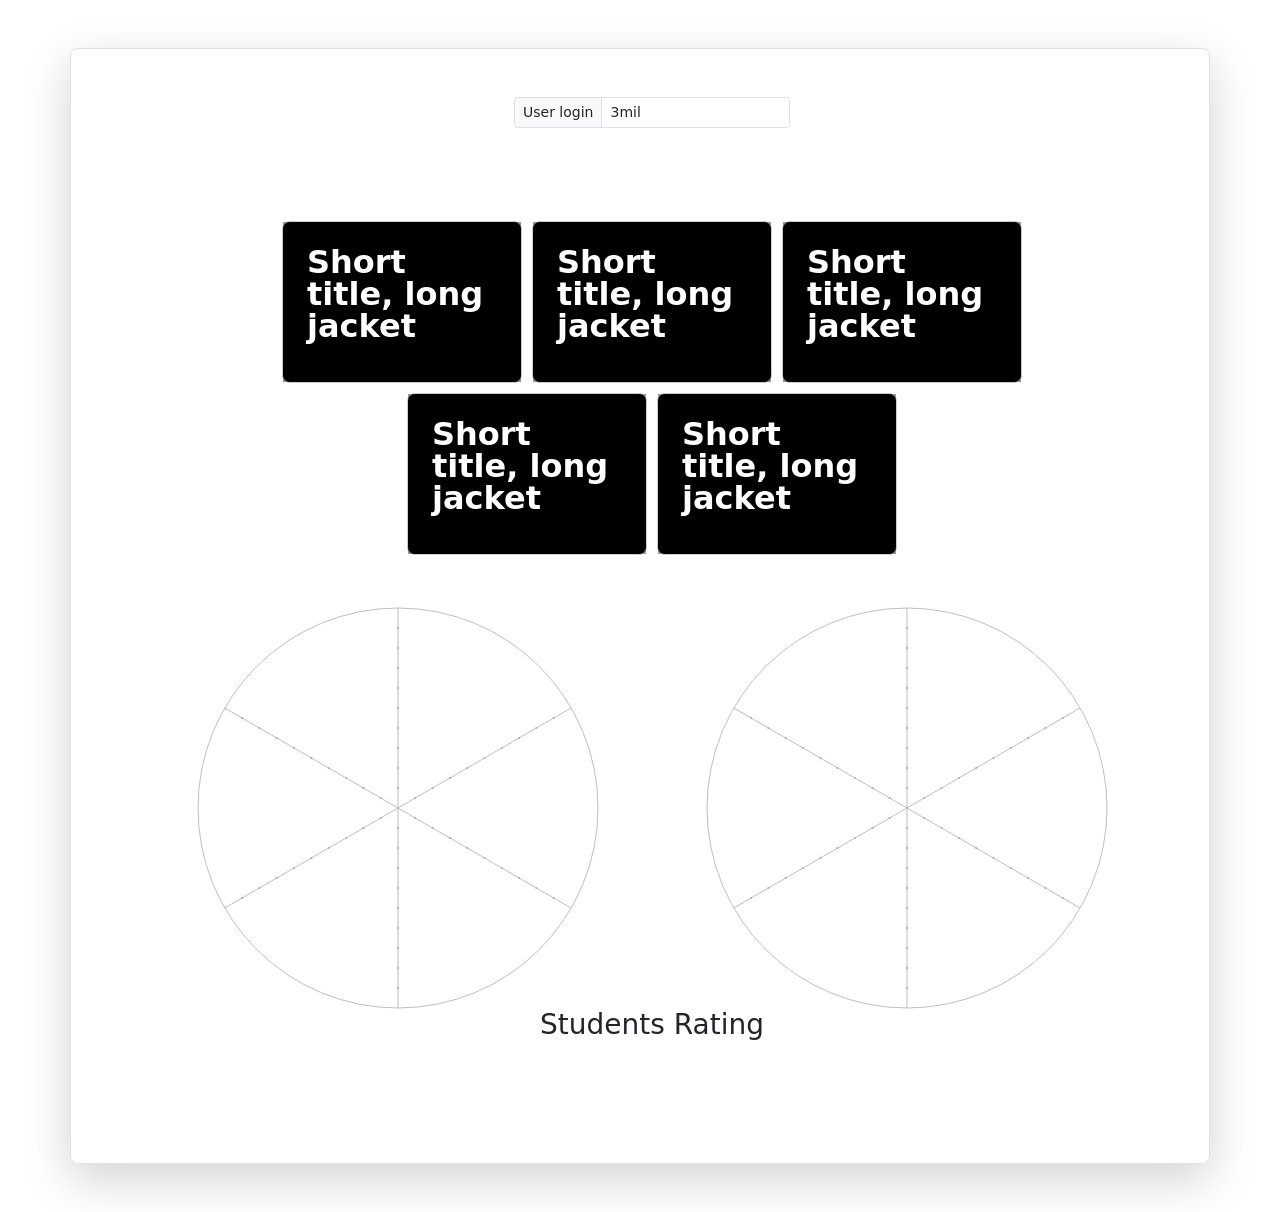
<file: index.html>
<!doctype html>
<html lang="en">
<head>
    <meta charset="UTF-8">
    <meta name="viewport"
          content="width=device-width, user-scalable=no, initial-scale=1.0, maximum-scale=1.0, minimum-scale=1.0">
    <meta http-equiv="X-UA-Compatible" content="ie=edge">
    <!-- CSS only -->
    <link href="https://cdn.jsdelivr.net/npm/bootstrap@5.1.3/dist/css/bootstrap.min.css" rel="stylesheet"
          integrity="sha384-1BmE4kWBq78iYhFldvKuhfTAU6auU8tT94WrHftjDbrCEXSU1oBoqyl2QvZ6jIW3" crossorigin="anonymous">
    <link rel="stylesheet" href="style.css">
    <title>Document</title>
</head>
<body>

<div class="container my-5">
    <div class="row p-4 pb-0 pe-lg-0 pt-lg-5 align-items-center rounded-3 border shadow-lg justify-content-center">
        <div class="justify-content-md-center col col-lg-2 input-group input-group-sm mb-3 center" style="width: 300px">
            <span class="input-group-text" id="inputGroup-sizing-sm">User login</span>
            <input value="3mil" type="text" class="form-control" aria-label="Sizing example input"
                   aria-describedby="inputGroup-sizing-sm">
        </div>
        <div class="text-center">
            <h3 id="userLogin"></h3>
            <h3 id="userId"></h3>
        </div>
        <div class="p-lg-5 pt-lg-3" id="main">
            <div class="container px-4 py-5" id="custom-cards">
                <div class="d-flex align-items-stretch g-4 " style="flex-wrap: wrap; justify-content: center">
                    <div class="card"
                         style="background-image: url('https://images.unsplash.com/photo-1543966888-7c1dc482a810?ixlib=rb-1.2.1&ixid=MnwxMjA3fDB8MHxwaG90by1wYWdlfHx8fGVufDB8fHx8&auto=format&fit=crop&w=1506&q=80');">
                        <div class="p-4 pb-3 text-white text-shadow-1" style="height: 100%;">
                            <h2 class="mb-4 display-7 lh-1 fw-bold">Short title, long jacket</h2>
                        </div>
                    </div>
                    <div class="card"
                         style="background-image: url('https://images.unsplash.com/photo-1523800503107-5bc3ba2a6f81?ixlib=rb-1.2.1&ixid=MnwxMjA3fDB8MHxwaG90by1wYWdlfHx8fGVufDB8fHx8&auto=format&fit=crop&w=880&q=80');">
                        <div class="p-4 pb-3 text-white text-shadow-1" style="height: 100%;">
                            <h2 class=" mb-4 display-7 lh-1 fw-bold">Short title, long jacket</h2>
                        </div>
                    </div>
                    <div class="card"
                         style="background-image: url('https://images.unsplash.com/photo-1460925895917-afdab827c52f?ixlib=rb-1.2.1&ixid=MnwxMjA3fDB8MHxwaG90by1wYWdlfHx8fGVufDB8fHx8&auto=format&fit=crop&w=1415&q=80');">
                        <div class="p-4 pb-3 text-white text-shadow-1" style="height: 100%;">
                            <h2 class=" mb-4 display-7 lh-1 fw-bold">Short title, long jacket</h2>
                        </div>
                    </div>
                    <div class="card"
                         style="background-image: url('https://images.unsplash.com/photo-1550439062-609e1531270e?ixlib=rb-1.2.1&ixid=MnwxMjA3fDB8MHxwaG90by1wYWdlfHx8fGVufDB8fHx8&auto=format&fit=crop&w=1470&q=80');">
                        <div class="p-4 pb-3 text-white text-shadow-1" style="height: 100%;">
                            <h2 class=" mb-4 display-7 lh-1 fw-bold">Short title, long jacket</h2>
                        </div>
                    </div>
                    <div class="card"
                         style="background-image: url('https://images.unsplash.com/photo-1592991538534-00972b6f59ab?ixlib=rb-1.2.1&ixid=MnwxMjA3fDB8MHxwaG90by1wYWdlfHx8fGVufDB8fHx8&auto=format&fit=crop&w=1470&q=80');">
                        <div class="p-4 pb-3 text-white text-shadow-1" style="height: 100%;">
                            <h2 class=" mb-4 display-7 lh-1 fw-bold">Short title, long jacket</h2>
                        </div>
                    </div>

                </div>
            </div>

            <div id="circleContainer"></div>
            <h3 class="text-center">Students Rating</h3>
            <div id="studentsRatingContainer">
            </div>
        </div>
    </div>
</div>

<!-- JavaScript Bundle with Popper -->
<script src="https://cdn.jsdelivr.net/npm/bootstrap@5.1.3/dist/js/bootstrap.bundle.min.js"
        integrity="sha384-ka7Sk0Gln4gmtz2MlQnikT1wXgYsOg+OMhuP+IlRH9sENBO0LRn5q+8nbTov4+1p"
        crossorigin="anonymous"></script>
<script src="index.js" type="module"></script>
</body>
</html>
</file>
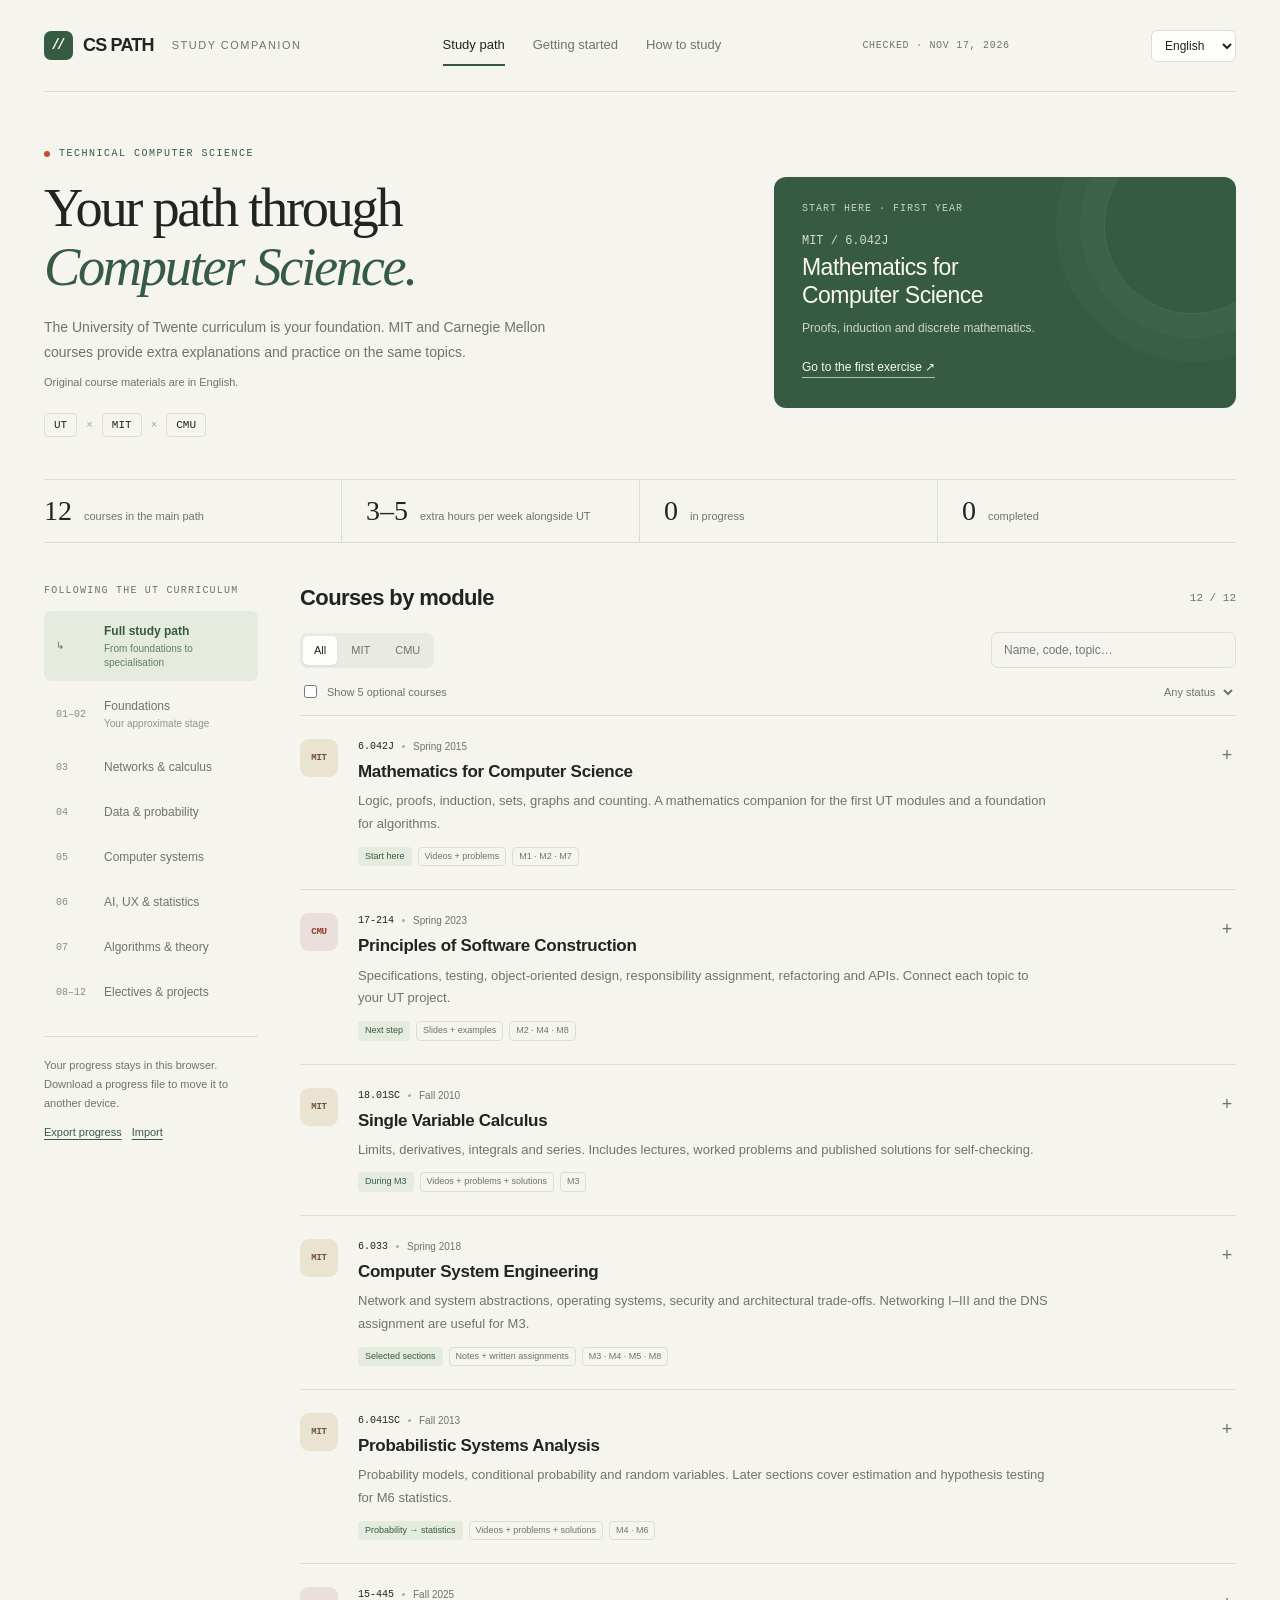
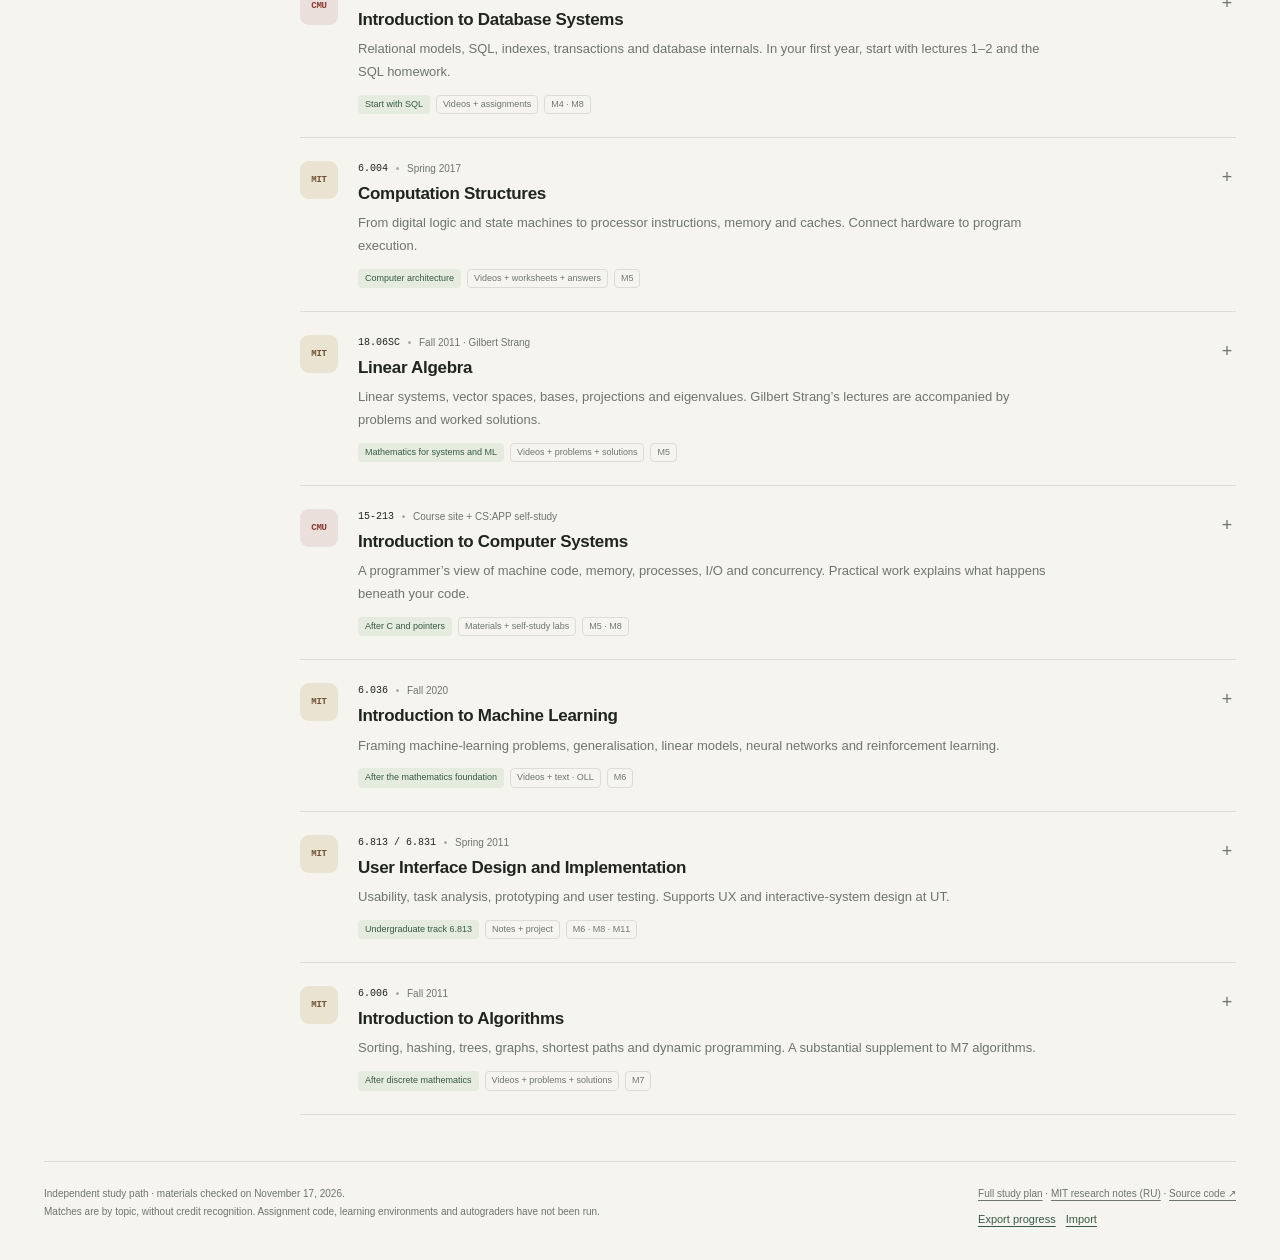
<file: cs-path/index.html>
<!DOCTYPE html>

<html lang="en">
<head>
<meta charset="utf-8"/>
<meta content="width=device-width,initial-scale=1" name="viewport"/>
<meta content="#f5f4ef" name="theme-color"/>
<meta content="A Technical Computer Science study path: University of Twente modules with supporting MIT and Carnegie Mellon courses, exercises and personal progress." name="description"/>
<meta content="CS Path — UT × MIT × CMU" property="og:title"/>
<meta content="Supporting explanations and practice for every topic in your UT curriculum." property="og:description"/>
<title>CS Path — UT × MIT × CMU</title>
<link href="favicon.svg" rel="icon" type="image/svg+xml"/>
<style>
:root{--paper:#f5f4ef;--white:#fffefa;--ink:#20251f;--muted:#6e756b;--line:#dcded4;--green:#365b42;--green-soft:#e5ebdf;--orange:#bf512d;--sand:#eee6d5;--radius:12px;--sans:Inter,-apple-system,BlinkMacSystemFont,"Segoe UI",sans-serif;--mono:"SFMono-Regular",Consolas,monospace}
*{box-sizing:border-box}html{scroll-behavior:smooth;scroll-padding-top:26px}body{margin:0;background:var(--paper);color:var(--ink);font-family:var(--sans);font-size:15px;line-height:1.5}button,input,select{font:inherit}button,a,input,select,summary{-webkit-tap-highlight-color:transparent}a{color:inherit}button{cursor:pointer}button:disabled{cursor:default}button:focus-visible,a:focus-visible,input:focus-visible,select:focus-visible,summary:focus-visible{outline:3px solid var(--orange);outline-offset:4px}[hidden]{display:none!important}.skip{position:fixed;top:-100px;left:20px;background:var(--ink);color:white;padding:12px;z-index:20}.skip:focus{top:12px}.shell{max-width:1440px;margin:auto;padding:0 44px}.topbar{display:flex;align-items:center;justify-content:space-between;gap:20px;height:92px;border-bottom:1px solid var(--line)}.brand{display:flex;gap:10px;align-items:center;text-decoration:none;font-size:18px;font-weight:750;letter-spacing:-.8px}.brand-mark{width:29px;height:29px;background:var(--green);color:var(--paper);border-radius:7px;display:grid;place-items:center;font-family:var(--mono);font-size:14px;letter-spacing:-3px;padding-right:3px}.brand small{font-size:11px;color:var(--muted);letter-spacing:1.5px;font-weight:500;margin-left:8px}.topnav{display:flex;gap:28px}.topnav button{border:0;background:none;padding:10px 0;color:var(--muted);font-size:13px;border-bottom:2px solid transparent}.topnav button[aria-pressed=true]{color:var(--ink);border-color:var(--green)}.date{font:10px var(--mono);color:var(--muted);letter-spacing:.7px}.hero{display:grid;grid-template-columns:1.45fr 1fr;gap:60px;padding:56px 0 42px;align-items:center}.eyebrow{text-transform:uppercase;font:10px var(--mono);letter-spacing:1.5px;color:var(--green);display:flex;align-items:center;gap:9px}.eyebrow:before{content:"";height:6px;width:6px;border-radius:50%;background:var(--orange)}h1{font-family:Georgia,"Times New Roman",serif;font-size:clamp(40px,4.25vw,65px);font-weight:400;line-height:1.08;letter-spacing:-2.3px;margin:20px 0 18px}h1 em{font-weight:400;color:var(--green)}.hero-copy{max-width:520px;margin:0;color:var(--muted);font-size:14px;line-height:1.8}.university-line{display:flex;gap:9px;align-items:center;font:11px var(--mono);margin-top:23px}.university-line span{border:1px solid var(--line);padding:5px 9px;border-radius:4px}.university-line i{color:#a4aa9e;font-style:normal}.next-card{position:relative;background:var(--green);color:#f9f8ed;border-radius:var(--radius);padding:26px 28px;overflow:hidden;min-height:231px}.next-card:after{content:"";position:absolute;right:-45px;top:-40px;width:175px;height:175px;border:1px solid #ffffff16;border-radius:50%;box-shadow:0 0 0 24px #ffffff07,0 0 0 48px #ffffff05;pointer-events:none}.next-card .mini{font:10px var(--mono);letter-spacing:1px;text-transform:uppercase;color:#c5d6c2;position:relative;z-index:1}.next-card .code{font:12px var(--mono);margin:20px 0 6px;color:#d4dfc9}.next-card h2{font-size:23px;line-height:1.2;font-weight:500;max-width:340px;letter-spacing:-.5px;margin:0}.next-card p{font-size:12px;color:#cbd6c7;margin:10px 0 18px}.next-card a{font-size:12px;text-decoration:none;border-bottom:1px solid #b5c3ac;padding-bottom:3px;position:relative;z-index:1}.stats{display:grid;grid-template-columns:repeat(4,1fr);border-top:1px solid var(--line);border-bottom:1px solid var(--line);margin-bottom:38px}.stat{padding:17px 24px;border-right:1px solid var(--line);display:flex;align-items:baseline;gap:12px}.stat:first-child{padding-left:0}.stat:last-child{border:0}.stat strong{white-space:nowrap;flex-shrink:0;font-family:Georgia,serif;font-weight:400;font-size:28px;line-height:1}.stat span{font-size:11px;color:var(--muted)}.layout{display:grid;grid-template-columns:214px minmax(0,1fr);gap:42px;padding-bottom:46px}.sidebar{position:sticky;top:25px;align-self:start}.side-label{font:10px var(--mono);text-transform:uppercase;letter-spacing:1.2px;color:var(--muted);margin:4px 0 15px}.module-nav{display:flex;flex-direction:column;gap:5px}.module-nav button{display:flex;align-items:center;gap:12px;background:transparent;border:0;color:var(--muted);text-align:left;padding:11px 12px;border-radius:7px;font-size:12px;width:100%}.module-nav button:hover{background:#eaece3}.module-nav button[aria-pressed=true]{background:var(--green-soft);color:var(--green);font-weight:600}.module-number{width:36px;flex:none;font:10px var(--mono);opacity:.8}.module-nav button small{display:block;font-size:10px;font-weight:400;line-height:1.4;margin-top:2px;opacity:.75}.side-foot{border-top:1px solid var(--line);margin-top:24px;padding-top:19px}.side-foot p{font-size:11px;color:var(--muted);line-height:1.7;margin:0 0 12px}.utility{display:flex;flex-wrap:wrap;gap:10px}.utility button,.text-button{padding:0;border:0;background:none;font-size:11px;color:var(--green);text-decoration:underline;text-underline-offset:3px}.section-top{display:flex;align-items:center;justify-content:space-between;gap:15px;margin-bottom:18px}.section-top h2{font-size:22px;letter-spacing:-.6px;font-weight:550;margin:0}.section-top .count{color:var(--muted);font:11px var(--mono)}.tools{display:flex;justify-content:space-between;gap:15px;margin-bottom:14px;align-items:center}.segmented{display:flex;gap:3px;padding:3px;background:#e9ebe3;border-radius:7px}.segmented button{border:0;border-radius:5px;padding:6px 11px;font-size:11px;background:transparent;color:var(--muted)}.segmented button[aria-pressed=true]{background:var(--white);box-shadow:0 1px 3px #20251f12;color:var(--ink)}.search{border:1px solid var(--line);border-radius:7px;background:transparent;max-width:245px;width:100%;padding:8px 12px;font-size:12px;color:var(--ink)}.options{display:flex;justify-content:space-between;align-items:center;gap:12px;border-bottom:1px solid var(--line);padding-bottom:14px;font-size:11px;color:var(--muted)}.options label{display:flex;gap:7px;align-items:center;cursor:pointer}.options input{accent-color:var(--green)}.options select{border:0;background:transparent;font-size:11px;color:var(--muted);max-width:150px}.course{border-bottom:1px solid var(--line)}.course summary{display:grid;grid-template-columns:42px minmax(0,1fr) 18px;gap:16px;list-style:none;cursor:pointer;padding:23px 0}.course summary::-webkit-details-marker{display:none}.school{height:38px;width:38px;border-radius:9px;display:grid;place-items:center;font:9px var(--mono);letter-spacing:-.2px;font-weight:bold}.school.mit{background:#ebe3d2;color:#6d5333}.school.cmu{background:#eadfdb;color:#8b3b31}.course-meta{display:flex;align-items:center;flex-wrap:wrap;gap:8px;margin-bottom:7px;font-size:10px;color:var(--muted)}.course-code{font-family:var(--mono);color:var(--ink)}.dot-sep{height:3px;width:3px;border-radius:50%;background:#a8afa1}.course h3{font-size:17px;font-weight:550;letter-spacing:-.3px;line-height:1.3;margin:0 0 7px}.course-desc{font-size:13px;line-height:1.75;color:var(--muted);max-width:690px;margin:0}.pills{display:flex;flex-wrap:wrap;gap:6px;margin-top:11px}.pill{font-size:9px;border:1px solid var(--line);border-radius:4px;padding:2px 6px;color:var(--muted)}.pill.role{border-color:transparent;background:var(--green-soft);color:var(--green)}.pill.active{background:#f1e5cf;color:#7e5c23;border-color:transparent}.pill.done{background:var(--green-soft);color:var(--green);border-color:transparent}.expand{font-size:18px;font-weight:300;color:var(--muted);padding-top:0;margin-top:7px;align-self:start;justify-self:center;line-height:18px;width:18px;height:18px;text-align:center}.course[open] .expand{transform:rotate(45deg)}.course-body{margin-left:58px;margin-bottom:25px;padding:19px 22px;background:var(--white);border:1px solid var(--line);border-radius:9px}.detail-grid{display:grid;grid-template-columns:1fr 1fr;gap:22px}.detail-label{font:9px var(--mono);text-transform:uppercase;letter-spacing:.9px;color:var(--green);margin:0 0 7px}.course-body p{font-size:12px;line-height:1.8;margin:0;color:var(--muted)}.limit{border-top:1px solid var(--line);padding-top:13px;margin-top:16px!important;font-size:11px!important}.course-actions{display:flex;align-items:center;justify-content:space-between;gap:14px;flex-wrap:wrap;margin-top:18px}.resource-links{display:flex;gap:14px;flex-wrap:wrap}.resource-links a{color:var(--green);font-size:11px;text-underline-offset:4px}.status-select{display:flex;gap:7px;align-items:center;font-size:10px;color:var(--muted)}.status-select select{font-size:11px;border:1px solid var(--line);border-radius:5px;padding:6px;background:var(--paper);color:var(--ink)}.empty{padding:50px 10px;text-align:center;color:var(--muted);font-size:13px}.notice{margin-bottom:15px;padding:10px 14px;border:1px solid var(--line);background:var(--sand);font-size:12px;border-radius:6px}.view-panel{max-width:850px;margin:0 auto 56px}.view-panel h2{font-family:Georgia,serif;font-weight:400;font-size:36px;letter-spacing:-1px;margin:0 0 18px}.view-panel>p{font-size:14px;color:var(--muted);line-height:1.9;max-width:720px}.step{display:grid;grid-template-columns:42px 1fr;gap:18px;border-top:1px solid var(--line);padding:25px 0}.step .num{font:12px var(--mono);color:var(--orange);padding-top:3px}.step h3{font-size:17px;font-weight:550;margin:0 0 8px}.step p{font-size:13px;color:var(--muted);line-height:1.9;margin:0}.step a{color:var(--green);text-underline-offset:3px}.primary{display:inline-block;border:0;border-radius:7px;padding:11px 17px;background:var(--green);color:white;text-decoration:none;font-size:12px;margin-top:16px}.complete-check{display:flex;gap:10px;align-items:center;padding:18px 20px;background:var(--green-soft);border-radius:8px;font-size:13px;cursor:pointer;margin-top:18px}.complete-check input{accent-color:var(--green);height:17px;width:17px}.note-block{margin-top:26px;border-left:3px solid var(--orange);padding:3px 0 3px 18px;font-size:12px;color:var(--muted);line-height:1.9}.future{border-top:1px solid var(--line);padding:25px 0}.future h3{font-size:16px;font-weight:550;margin:0 0 9px}.future p{color:var(--muted);font-size:12px;line-height:1.9;margin:0}.footer{border-top:1px solid var(--line);padding:23px 0 30px;display:flex;justify-content:space-between;gap:25px;color:var(--muted);font-size:10px;line-height:1.8}.footer a{text-underline-offset:3px}.footer-left{max-width:700px}.noscript{padding:25px;background:var(--sand)}
@media(min-width:1500px){.shell{max-width:1440px}}@media(max-width:1000px){.shell{padding:0 28px}.hero{gap:30px}.date{display:none}.layout{grid-template-columns:180px minmax(0,1fr);gap:26px}.stat{padding:17px 15px}.stat span{font-size:10px}.hero h1{font-size:50px}.next-card h2{font-size:21px}.topnav{gap:20px}}@media(max-width:760px){.shell{padding:0 20px}.topbar{height:auto;min-height:77px;flex-wrap:wrap;padding-top:18px;gap:7px}.brand{font-size:17px}.brand small{display:none}.topnav{gap:19px;overflow:auto}.topnav button{font-size:11px;white-space:nowrap;padding:14px 0}.hero{grid-template-columns:1fr;padding:31px 0 26px;gap:26px}.hero h1{font-size:45px;letter-spacing:-1.8px;margin-top:17px}.hero-copy{font-size:13px}.university-line{margin-top:17px}.next-card{min-height:0;padding:21px 23px}.next-card .code{margin-top:15px}.next-card h2{font-size:22px}.next-card p{margin-bottom:14px}.stats{grid-template-columns:repeat(2,1fr);margin-bottom:24px}.stat{padding:15px 10px!important;display:flex;gap:10px}.stat:first-child{padding-left:0!important}.stat:nth-child(2){border-right:0}.stat:nth-child(3),.stat:nth-child(4){border-top:1px solid var(--line)}.stat:nth-child(3){padding-left:0!important}.stat strong{font-size:25px}.layout{display:block}.sidebar{position:static;margin-bottom:25px}.side-label{margin-bottom:9px}.module-nav{flex-direction:row;overflow:auto;padding-bottom:8px;gap:7px}.module-nav button{width:auto;flex:none;padding:9px 12px;border:1px solid var(--line);gap:7px}.module-nav button small{display:none}.module-nav button[aria-pressed=true]{border-color:transparent}.module-number{width:auto;font-size:9px}.side-foot{display:none}.section-top h2{font-size:21px}.tools{gap:10px}.search{width:44%;padding:9px;font-size:11px}.segmented button{padding:6px 9px}.options{font-size:10px}.options select{font-size:10px}.course summary{grid-template-columns:32px minmax(0,1fr) 12px;gap:10px;padding:20px 0}.school{width:31px;height:31px;border-radius:7px;font-size:8px}.course h3{font-size:15px;line-height:1.4}.course-desc{font-size:12px}.course-meta{font-size:9px;gap:6px}.course-body{margin-left:0;padding:17px;margin-bottom:20px}.detail-grid{grid-template-columns:1fr;gap:16px}.course-actions{align-items:flex-start;gap:19px}.resource-links{gap:12px}.view-panel h2{font-size:31px}.step{grid-template-columns:27px 1fr;gap:10px}.step p{font-size:12px}.footer{flex-direction:column;gap:14px}.footer .utility{display:flex}.note-block{margin-top:20px}.course-body .limit{font-size:10px!important}}
@media(prefers-reduced-motion:reduce){html{scroll-behavior:auto}}@media print{.topnav,.sidebar,.tools,.options,.status-select,.utility,.next-card,.expand{display:none!important}.shell{padding:0}.hero{display:block;padding:20px 0}h1{font-size:32px}.layout{display:block}.course{break-inside:avoid}.course-body{display:block!important}.stats{margin-bottom:20px}.footer{font-size:9px}body{background:white}}

.sr-only{position:absolute;width:1px;height:1px;padding:0;margin:-1px;overflow:hidden;clip:rect(0,0,0,0);white-space:nowrap;border:0}.language-switch{flex:none}.language-switch select{background:var(--white);color:var(--ink);border:1px solid var(--line);border-radius:6px;padding:7px 9px;font-size:12px;max-width:115px}.hero-copy+ .materials-language{font-size:11px;color:var(--muted);margin:9px 0 0}.module-nav button>span:last-child{min-width:0}.resource-links{overflow-wrap:anywhere}@media(max-width:760px){.language-switch{order:1;margin-left:auto}.topnav{order:2;width:100%;justify-content:flex-start;gap:20px}.topbar{column-gap:12px}.brand{order:0}.options{align-items:flex-start}.options label{max-width:66%}.options select{max-width:34%}.section-top h2{font-size:19px}.hero h1{font-size:42px}}
</style>
</head>
<body>
<a class="skip" href="#main"><span data-i18n="text0">Skip to content</span></a>
<div class="shell">
<header class="topbar"><a aria-label="CS Path home" class="brand" data-i18n-aria-label="attr0" href="./"><span aria-hidden="true" class="brand-mark">//</span>CS PATH <small>STUDY COMPANION</small></a><nav aria-label="Sections" class="topnav" data-i18n-aria-label="attr1"><button aria-pressed="true" data-view="route"><span data-i18n="text1">Study path</span></button><button aria-pressed="false" data-view="start"><span data-i18n="text2">Getting started</span></button><button aria-pressed="false" data-view="method"><span data-i18n="text3">How to study</span></button></nav><span class="date"><span data-i18n="text4">CHECKED · NOV 17, 2026</span></span><label class="language-switch"><span class="sr-only" data-i18n="language">Language</span><select aria-label="Language" data-i18n-aria-label="language" id="language"><option lang="en" value="en">English</option><option lang="et" value="et">Eesti</option><option lang="ru" value="ru">Русский</option></select></label></header>
<main id="main" tabindex="-1">
<section aria-label="Study path" class="hero" data-i18n-aria-label="attr2"><div><div class="eyebrow">Technical Computer Science</div><h1><span data-i18n="text5">Your path through</span><br/><em data-i18n="heroDiscipline">Computer Science.</em></h1><p class="hero-copy"><span data-i18n="text6">The University of Twente curriculum is your foundation. MIT and Carnegie Mellon courses provide extra explanations and practice on the same topics.</span></p><p class="materials-language" data-i18n="materialsLanguage">Original course materials are in English.</p><div aria-label="Universities" class="university-line" data-i18n-aria-label="attr3"><span>UT</span><i>×</i><span>MIT</span><i>×</i><span>CMU</span></div></div><aside class="next-card"><div class="mini"><span data-i18n="text7">START HERE · FIRST YEAR</span></div><div class="code">MIT / 6.042J</div><h2>Mathematics for<br/>Computer Science</h2><p><span data-i18n="text8">Proofs, induction and discrete mathematics.</span></p><a data-view-link="start" href="#start"><span data-i18n="text9">Go to the first exercise</span> <span aria-hidden="true">↗</span></a></aside></section>
<section aria-label="Overview and personal progress" class="stats" data-i18n-aria-label="attr4"><div class="stat"><strong>12</strong><span><span data-i18n="text10">courses in the main path</span></span></div><div class="stat"><strong>3–5</strong><span><span data-i18n="text11">extra hours per week alongside UT</span></span></div><div class="stat"><strong id="active-count">0</strong><span><span data-i18n="text12">in progress</span></span></div><div class="stat"><strong id="done-count">0</strong><span><span data-i18n="text13">completed</span></span></div></section>
<div class="notice" hidden="" id="notice" role="status"></div>
<section aria-label="Study path by module" data-i18n-aria-label="attr5" id="view-route"><div class="layout"><aside class="sidebar"><p class="side-label"><span data-i18n="text14">FOLLOWING THE UT CURRICULUM</span></p><nav aria-label="UT modules" class="module-nav" data-i18n-aria-label="attr6">
<button aria-pressed="true" data-module="all"><span class="module-number">↳</span><span><span data-i18n="text15">Full study path</span><small><span data-i18n="text16">From foundations to specialisation</span></small></span></button>
<button aria-pressed="false" data-module="now"><span class="module-number">01–02</span><span><span data-i18n="text17">Foundations</span><small><span data-i18n="text18">Your approximate stage</span></small></span></button>
<button aria-pressed="false" data-module="3"><span class="module-number">03</span><span><span data-i18n="text19">Networks &amp; calculus</span></span></button>
<button aria-pressed="false" data-module="4"><span class="module-number">04</span><span><span data-i18n="text20">Data &amp; probability</span></span></button>
<button aria-pressed="false" data-module="5"><span class="module-number">05</span><span><span data-i18n="text21">Computer systems</span></span></button>
<button aria-pressed="false" data-module="6"><span class="module-number">06</span><span><span data-i18n="text22">AI, UX &amp; statistics</span></span></button>
<button aria-pressed="false" data-module="7"><span class="module-number">07</span><span><span data-i18n="text23">Algorithms &amp; theory</span></span></button>
<button aria-pressed="false" data-module="8"><span class="module-number">08–12</span><span><span data-i18n="text24">Electives &amp; projects</span></span></button>
</nav><div class="side-foot"><p><span data-i18n="text25">Your progress stays in this browser. Download a progress file to move it to another device.</span></p><div class="utility"><button data-export=""><span data-i18n="text26">Export progress</span></button><button data-import=""><span data-i18n="text27">Import</span></button></div></div></aside>
<div class="catalog"><div class="section-top"><h2 id="section-title"><span data-i18n="text28">Courses by module</span></h2><span aria-live="polite" class="count" id="course-count"></span></div><div class="tools"><div aria-label="University" class="segmented" data-i18n-aria-label="attr7" role="group"><button aria-pressed="true" data-school="all"><span data-i18n="text29">All</span></button><button aria-pressed="false" data-school="MIT">MIT</button><button aria-pressed="false" data-school="CMU">CMU</button></div><input aria-label="Search courses" class="search" data-i18n-aria-label="attr8" data-i18n-placeholder="attr9" id="search" placeholder="Name, code, topic…" type="search"/></div><div class="options"><label><input id="include-reserve" type="checkbox"/><span data-i18n="text30">Show 5 optional courses</span></label><select aria-label="Filter by progress" data-i18n-aria-label="attr10" id="status-filter"><option data-i18n="text31" value="all">Any status</option><option data-i18n="text32" value="new">Not started</option><option data-i18n="text33" value="active">In progress</option><option data-i18n="text34" value="done">Completed</option></select></div><div id="course-list"></div><p class="empty" hidden="" id="empty"><span data-i18n="text35">No courses match. Try a different search or change the filters.</span></p><div class="note-block" hidden="" id="project-note"><span data-i18n="text36">M8–M10 are for electives. M11–M12 are the UT Design Project and Research Project. External courses provide structure and practice; UT determines project topics and credit recognition.</span></div></div>
</div></section>
<section aria-labelledby="start-heading" class="view-panel" hidden="" id="view-start"><h2 id="start-heading"><span data-i18n="text37">One course. One first exercise.</span></h2><p><span data-i18n="text38">After roughly half a year at UT, start by strengthening your mathematical foundations. Work on one supplementary course at a time.</span></p>
<div class="step"><span class="num">01</span><div><h3><span data-i18n="text39">Open MIT 6.042J</span></h3><p><span data-i18n="text40">Start with the section on proofs. If implication symbols and quantifiers make the problem hard to read, review logic first. Take the later topics as they come up in your UT studies.</span></p><a class="primary" href="https://ocw.mit.edu/courses/6-042j-mathematics-for-computer-science-spring-2015/" rel="noopener noreferrer" target="_blank"><span data-i18n="text41">Open course ↗</span></a></div></div>
<div class="step"><span class="num">02</span><div><h3><span data-i18n="text42">PS1, Problem 1 · 30–45 minutes</span></h3><p><span data-i18n="text43">Prove the irrationality of</span> <code>log₄6</code><span data-i18n="text44">. Write out the full argument and check every step. For a short warm-up, Problem 3(a) asks you to check this formula with a truth table:</span> <code>(P ⇒ Q) ∨ (Q ⇒ P)</code>.</p><a class="primary" href="https://openlearninglibrary.mit.edu/assets/courseware/v1/432a6320bb11c2bfba8ed2a47e68f86d/asset-v1:OCW+6.042J+2T2019+type@asset+block/MIT6_042JS15_ps1.pdf" rel="noopener noreferrer" target="_blank"><span data-i18n="text45">Open PS1 assignment ↗</span></a><label class="complete-check"><input id="first-exercise" type="checkbox"/><span><span data-i18n="text46">I solved the first problem and can explain the proof</span></span></label></div></div>
<div class="step"><span class="num">03</span><div><h3><span data-i18n="text47">Pick the next topic from UT</span></h3><p><span data-i18n="text48">If you solved it confidently, move on to induction or your current Discrete Mathematics topic. If you struggled, review the proof method and try a new problem. Move on when you can explain a solution without hints.</span></p></div></div><div class="note-block"><span data-i18n="text49">Solutions to the 6.042J homework problem sets are not public. This checkbox records your self-assessment, not an MIT assessment. Completing the first exercise does not mark the whole course as completed.</span></div></section>
<section aria-labelledby="method-heading" class="view-panel" hidden="" id="view-method"><h2 id="method-heading"><span data-i18n="text50">Make room for deeper study.</span></h2><p><span data-i18n="text51">Start with 3–5 extra hours per week alongside UT. This is a suggested schedule for selected topics. Full MIT and CMU courses usually require considerably more time.</span></p>
<div class="step"><span class="num">01</span><div><h3><span data-i18n="text52">This week at UT → supporting material</span></h3><p><span data-i18n="text53">Start with a question from your current subject. Find the relevant lecture or reading, work through an example, close the material and explain the idea in your own words.</span></p></div></div><div class="step"><span class="num">02</span><div><h3><span data-i18n="text54">Spend more time solving problems</span></h3><p><span data-i18n="text55">Spend about an hour on the material, two or three hours on problems, then review your mistakes. Apply the idea to your UT project or exercises. Reduce the extra workload during project deadlines.</span></p></div></div><div class="step"><span class="num">03</span><div><h3><span data-i18n="text56">One main resource at a time</span></h3><p><span data-i18n="text57">CMU 17-214 and MIT 6.031 overlap. Introductory courses 15-110 and 6.0001 are useful if you have gaps in the basics. Optional courses are alternatives, not extra requirements.</span></p></div></div>
<div class="future"><h3><span data-i18n="text58">New courses on CMU Learn</span></h3><p><span data-i18n="text59">As of November 17, 2026, CS Learn is launching lecture videos. Self-paced courseware with feedback and AI tutoring are announced as future stages. Playlist completeness has not been verified. Leave Machine Learning Systems, ML in Production, AI Agents and Software Architectures until you have the required foundations.</span> <a href="https://www.cs.cmu.edu/learn/" rel="noopener noreferrer" target="_blank"><span data-i18n="text60">Official catalogue ↗</span></a></p></div>
<div class="future"><h3><span data-i18n="text61">Versions and limitations</span></h3><p><span data-i18n="text62">This map uses the UT 2026–2027 curriculum and specific course editions. Future content may change. CMU 17-214 Fall 2026 is called Agentic Software Development; this path uses Spring 2023 for foundational software design. Formal languages, abstract algebra and web security are only partially covered.</span></p></div>
<div class="future"><h3><span data-i18n="text63">Your progress</span></h3><p><span data-i18n="text64">This site is public. Your progress stays in your browser on this device and is not sent to a server. Devices do not sync automatically. Export a JSON file to back up or transfer your progress.</span></p><div class="utility" style="margin-top:15px"><button data-export=""><span data-i18n="text26">Export progress</span></button><button data-import=""><span data-i18n="text65">Import progress</span></button></div></div>
</section>
<noscript><div class="noscript"><span data-i18n="text66">Filters and progress tracking require JavaScript. The full path is available in the</span> <a data-plan-link="" href="learning-plan.en.md"><span data-i18n="text67">written study plan</span></a>.</div></noscript>
</main>
<footer class="footer"><div class="footer-left"><span data-i18n="text68">Independent study path · materials checked on November 17, 2026.</span><br/><span data-i18n="text69">Matches are by topic, without credit recognition. Assignment code, learning environments and autograders have not been run.</span></div><div><a data-plan-link="" href="learning-plan.en.md"><span data-i18n="text70">Full study plan</span></a> · <a href="mit-course-evidence.md"><span data-i18n="text71">MIT research notes (RU)</span></a> · <a href="https://github.com/3mil1/3mil1.github.io/tree/master/cs-path" rel="noopener noreferrer" target="_blank"><span data-i18n="text72">Source code ↗</span></a><div class="utility" style="margin-top:7px"><button data-export=""><span data-i18n="text26">Export progress</span></button><button data-import=""><span data-i18n="text27">Import</span></button></div></div></footer>
</div><input accept="application/json,.json" hidden="" id="import-file" type="file"/>
<script id="course-data" type="application/json">[{"id": "mit-6042", "school": "MIT", "code": "6.042J", "name": "Mathematics for Computer Science", "edition": "Spring 2015", "modules": [1, 2, 7], "role": "Начать здесь", "priority": "core", "format": "Видео + задачи", "description": "Логика, доказательства, индукция, множества, графы и комбинаторика. Математический спутник первых модулей UT и подготовка к алгоритмам.", "use": "Выбирай раздел по текущей теме UT. Если основы логики уже уверенные, переходи к доказательствам и индукции.", "prereq": "Для полного курса MIT указывает single-variable calculus. Начальные разделы логики можно брать отдельно.", "limit": "Решения домашних problem sets публично закрыты. Кнопки обратной связи в OLL не тестировались.", "links": [["Курс", "https://ocw.mit.edu/courses/6-042j-mathematics-for-computer-science-spring-2015/"], ["Учебник", "https://ocw.mit.edu/courses/6-042j-mathematics-for-computer-science-spring-2015/pages/readings/"], ["Первое задание · PS1", "https://openlearninglibrary.mit.edu/assets/courseware/v1/432a6320bb11c2bfba8ed2a47e68f86d/asset-v1:OCW+6.042J+2T2019+type@asset+block/MIT6_042JS15_ps1.pdf"]], "translations": {"en": {"role": "Start here", "format": "Videos + problems", "description": "Logic, proofs, induction, sets, graphs and counting. A mathematics companion for the first UT modules and a foundation for algorithms.", "use": "Choose the section that matches your current UT topic. If basic logic is already comfortable, move on to proofs and induction.", "prereq": "MIT lists single-variable calculus as a prerequisite for the full course. The introductory logic sections can be studied separately.", "limit": "Homework problem-set solutions are not public. The feedback buttons in OLL have not been tested.", "linkLabels": ["Course", "Textbook", "First assignment · PS1"]}, "et": {"role": "Alusta siit", "format": "Videod + ülesanded", "description": "Loogika, tõestused, induktsioon, hulgad, graafid ja kombinatoorika. Täiendab UT esimesi matemaatikamooduleid ning loob aluse algoritmidele.", "use": "Vali jaotis UT praeguse teema järgi. Kui loogika alused on selged, liigu tõestuste ja induktsiooni juurde.", "prereq": "Tervikkursuse eeldus on MIT järgi ühe muutuja matemaatiline analüüs. Loogika sissejuhatavaid osi saab õppida eraldi.", "limit": "Koduste ülesandekomplektide lahendused ei ole avalikud. OLL-i tagasisidenuppe ei ole katsetatud.", "linkLabels": ["Kursus", "Õpik", "Esimene ülesanne · PS1"]}}}, {"id": "cmu-17214", "school": "CMU", "code": "17-214", "name": "Principles of Software Construction", "edition": "Spring 2023", "modules": [2, 4, 8], "role": "Следующий шаг", "priority": "core", "format": "Слайды + примеры", "description": "Контракты, тестирование, объектное проектирование, распределение ответственности, рефакторинг и API. Связывай темы со своим проектом UT.", "use": "Начни с OO basics, Specifications and Unit Testing, Test Case Design. Весь курс проходи после уверенного программирования.", "prereq": "Уровень двух семестров программирования, базовые структуры данных и инварианты. Примеры на Java и JavaScript/TypeScript.", "limit": "Открыты слайды. Внешний доступ к полному workflow домашних заданий не установлен. Этот выпуск отличается от Agentic Software Development 2026 года.", "links": [["Курс и порядок тем", "https://cmu-17-214.github.io/s2023/"], ["Спецификации и тесты", "https://cmu-17-214.github.io/s2023/slides/04-specifications%26unit-testing-exceptions.pdf"]], "translations": {"en": {"role": "Next step", "format": "Slides + examples", "description": "Specifications, testing, object-oriented design, responsibility assignment, refactoring and APIs. Connect each topic to your UT project.", "use": "Start with OO basics, Specifications and Unit Testing, and Test Case Design. Take the full course once you are confident in programming.", "prereq": "Roughly two semesters of programming, basic data structures and invariants. Examples use Java and JavaScript/TypeScript.", "limit": "Slides are public. External access to the complete assignment workflow is unverified. This edition differs from Agentic Software Development in 2026.", "linkLabels": ["Course and topic order", "Specifications and tests"]}, "et": {"role": "Järgmine samm", "format": "Slaidid + näited", "description": "Spetsifikatsioonid, testimine, objektorienteeritud disain, vastutuse jaotus, refaktoreerimine ja API-d. Seo teemad oma UT projektiga.", "use": "Alusta teemadest OO basics, Specifications and Unit Testing ning Test Case Design. Võta tervikkursus ette siis, kui programmeerid juba kindlalt.", "prereq": "Ligikaudu kahe semestri programmeerimiskogemus, põhilised andmestruktuurid ja invariandid. Näited on Javas ja JavaScriptis/TypeScriptis.", "limit": "Slaidid on avalikud. Täielik ligipääs kodutööde töövoole väljastpoolt CMU-d pole kinnitatud. See versioon erineb 2026. aasta kursusest Agentic Software Development.", "linkLabels": ["Kursus ja teemade järjekord", "Spetsifikatsioonid ja testid"]}}}, {"id": "mit-1801", "school": "MIT", "code": "18.01SC", "name": "Single Variable Calculus", "edition": "Fall 2010", "modules": [3], "role": "Во время M3", "priority": "core", "format": "Видео + задачи + решения", "description": "Пределы, производные, интегралы и ряды. Есть лекции, разборы задач и опубликованные решения для самостоятельной проверки.", "use": "Проходи те же темы, что на Calculus в UT. Не нужно ждать завершения всего курса, чтобы решать свои университетские задачи.", "prereq": "Школьная алгебра и тригонометрия.", "limit": "Это анализ функций одной переменной. Старые интерактивные mathlets не запускались.", "links": [["Курс", "https://ocw.mit.edu/courses/18-01sc-single-variable-calculus-fall-2010/"], ["Первое занятие", "https://ocw.mit.edu/courses/18-01sc-single-variable-calculus-fall-2010/pages/1.-differentiation/part-a-definition-and-basic-rules/session-1-introduction-to-derivatives/"]], "translations": {"en": {"role": "During M3", "format": "Videos + problems + solutions", "description": "Limits, derivatives, integrals and series. Includes lectures, worked problems and published solutions for self-checking.", "use": "Follow the same topics as Calculus at UT. You can use individual sections immediately for your university exercises.", "prereq": "School algebra and trigonometry.", "limit": "Covers functions of one variable. The older interactive mathlets have not been run.", "linkLabels": ["Course", "First session"]}, "et": {"role": "M3 ajal", "format": "Videod + ülesanded + lahendused", "description": "Piirväärtused, tuletised, integraalid ja read. Sisaldab loenguid, näidisülesandeid ning avalikke lahendusi enesekontrolliks.", "use": "Järgi samu teemasid nagu UT analüüsikursusel. Üksikuid jaotisi saad kohe kasutada ülikooli ülesannete lahendamisel.", "prereq": "Koolialgebra ja trigonomeetria.", "limit": "Käsitleb ühe muutuja funktsioone. Vanu interaktiivseid rakendusi ei ole käivitatud.", "linkLabels": ["Kursus", "Esimene tund"]}}}, {"id": "mit-6033", "school": "MIT", "code": "6.033", "name": "Computer System Engineering", "edition": "Spring 2018", "modules": [3, 4, 5, 8], "role": "Выбранные разделы", "priority": "core", "format": "Конспекты + письменные задания", "description": "Сетевые и системные абстракции, ОС, безопасность и архитектурные компромиссы. Для M3 полезны Networking I–III и задание о DNS.", "use": "Сетевые главы используй как дополнительное объяснение. Позже возвращайся к разделам об ОС и design project.", "prereq": "Для полного курса нужны архитектура компьютеров и уверенное программирование.", "limit": "Покрывает вводные сети частично; лабораторные и расчёты UT остаются основой. Серия видеолекций этого выпуска не обнаружена.", "links": [["Курс", "https://ocw.mit.edu/courses/6-033-computer-system-engineering-spring-2018/"], ["Сетевая архитектура", "https://ocw.mit.edu/courses/6-033-computer-system-engineering-spring-2018/pages/week-5/lecture-8-outline/"], ["DNS assignment", "https://ocw.mit.edu/courses/6-033-computer-system-engineering-spring-2018/pages/week-2/domain-name-system-dns-assignment/"]], "translations": {"en": {"role": "Selected sections", "format": "Notes + written assignments", "description": "Network and system abstractions, operating systems, security and architectural trade-offs. Networking I–III and the DNS assignment are useful for M3.", "use": "Use the networking chapters as supporting explanations. Return later for operating systems and the design project.", "prereq": "The full course requires computer architecture and confident programming.", "limit": "Only a partial match for introductory networking; UT labs and calculations remain essential. No lecture-video series was found for this edition.", "linkLabels": ["Course", "Network architecture", "DNS assignment"]}, "et": {"role": "Valitud jaotised", "format": "Konspektid + kirjalikud ülesanded", "description": "Võrkude ja süsteemide abstraktsioonid, operatsioonisüsteemid, turvalisus ning arhitektuurilised kompromissid. M3 jaoks sobivad Networking I–III ja DNS-i ülesanne.", "use": "Kasuta võrguteemalisi peatükke lisaselgitustena. Hiljem pöördu tagasi operatsioonisüsteemide ja disainiprojekti juurde.", "prereq": "Tervikkursus eeldab arvutiarhitektuuri tundmist ja kindlat programmeerimisoskust.", "limit": "Kattub sissejuhatava võrgukursusega osaliselt; UT laborid ja arvutused jäävad oluliseks. Selle versiooni loenguvideote sarja ei leitud.", "linkLabels": ["Kursus", "Võrguarhitektuur", "DNS-i ülesanne"]}}}, {"id": "mit-6041", "school": "MIT", "code": "6.041SC", "name": "Probabilistic Systems Analysis", "edition": "Fall 2013", "modules": [4, 6], "role": "Вероятность → статистика", "priority": "core", "format": "Видео + задачи + решения", "description": "Вероятностные модели, условная вероятность, случайные величины. Позднее — оценивание и проверка гипотез для статистики M6.", "use": "Начни с дискретных моделей и условной вероятности. К Unit IV переходи после вероятностной базы.", "prereq": "Для полного курса нужен calculus, включая многомерное интегрирование. Начальные дискретные темы доступны раньше.", "limit": "Наличие статистического блока не подтверждает полное совпадение с практикумом UT.", "links": [["Курс", "https://ocw.mit.edu/courses/6-041sc-probabilistic-systems-analysis-and-applied-probability-fall-2013/"], ["Первое занятие", "https://ocw.mit.edu/courses/6-041sc-probabilistic-systems-analysis-and-applied-probability-fall-2013/pages/unit-i/lecture-1/"], ["Задачи PS1", "https://ocw.mit.edu/courses/6-041sc-probabilistic-systems-analysis-and-applied-probability-fall-2013/resources/mit6_041scf13_assn01/"]], "translations": {"en": {"role": "Probability → statistics", "format": "Videos + problems + solutions", "description": "Probability models, conditional probability and random variables. Later sections cover estimation and hypothesis testing for M6 statistics.", "use": "Start with discrete models and conditional probability. Move to Unit IV after building a probability foundation.", "prereq": "The full course requires calculus, including multivariable integration. Introductory discrete topics can be studied earlier.", "limit": "The statistics section does not establish a complete match with the UT practical course.", "linkLabels": ["Course", "First session", "PS1 problems"]}, "et": {"role": "Tõenäosus → statistika", "format": "Videod + ülesanded + lahendused", "description": "Tõenäosusmudelid, tinglik tõenäosus ja juhuslikud suurused. Hilisemad osad käsitlevad hindamist ja hüpoteeside kontrolli M6 statistika jaoks.", "use": "Alusta diskreetsetest mudelitest ja tinglikust tõenäosusest. Liigu IV osa juurde pärast tõenäosusteooria aluste omandamist.", "prereq": "Tervikkursus nõuab matemaatilist analüüsi, sealhulgas mitme muutuja integreerimist. Sissejuhatavaid diskreetseid teemasid saab õppida varem.", "limit": "Statistikaosa olemasolu ei kinnita täielikku kattuvust UT praktikumiga.", "linkLabels": ["Kursus", "Esimene tund", "PS1 ülesanded"]}}}, {"id": "cmu-15445", "school": "CMU", "code": "15-445", "name": "Introduction to Database Systems", "edition": "Fall 2025", "modules": [4, 8], "role": "Сначала SQL", "priority": "core", "format": "Видео + задания", "description": "Реляционная модель, SQL, индексы, транзакции и устройство СУБД. На первом курсе начни с лекций 1–2 и SQL homework.", "use": "После лекций о реляционной модели и SQL выполни Homework 1 на DuckDB. Проекты движка BusTub на C++ оставь на более поздний этап.", "prereq": "Для выбранных первых тем — основы программирования. Для полного курса и проектов нужны структуры данных и системное программирование.", "limit": "На сайте опубликованы ссылки на решения домашних работ. Среда, датасет и автопроверка в этой проверке не запускались.", "links": [["Лекции и материалы", "https://15445.courses.cs.cmu.edu/fall2025/schedule.html"], ["SQL homework", "https://15445.courses.cs.cmu.edu/fall2025/homework1/"], ["Задания и решения", "https://15445.courses.cs.cmu.edu/fall2025/assignments.html"]], "translations": {"en": {"role": "Start with SQL", "format": "Videos + assignments", "description": "Relational models, SQL, indexes, transactions and database internals. In your first year, start with lectures 1–2 and the SQL homework.", "use": "After the relational-model and SQL lectures, do Homework 1 in DuckDB. Leave the C++ BusTub database-engine projects until later.", "prereq": "Basic programming for the selected introductory topics. The full course and projects need data structures and systems programming.", "limit": "The site links to homework solutions. The environment, dataset and autograder have not been run in this review.", "linkLabels": ["Lectures and materials", "SQL homework", "Assignments and solutions"]}, "et": {"role": "Alusta SQL-ist", "format": "Videod + ülesanded", "description": "Relatsiooniline mudel, SQL, indeksid, transaktsioonid ja andmebaasisüsteemide siseehitus. Esimesel aastal alusta loengutest 1–2 ning SQL-i kodutööst.", "use": "Pärast relatsioonilise mudeli ja SQL-i loenguid tee Homework 1 DuckDB-s. C++-is tehtavad BusTubi andmebaasimootori projektid jäta hilisemaks.", "prereq": "Valitud sissejuhatavate teemade jaoks piisab programmeerimise alustest. Tervikkursus ja projektid nõuavad andmestruktuure ning süsteemset programmeerimist.", "limit": "Veebilehel on lingid kodutööde lahendustele. Selle kontrolli käigus ei käivitatud õppekeskkonda, andmestikku ega automaatkontrolli.", "linkLabels": ["Loengud ja materjalid", "SQL-i kodutöö", "Ülesanded ja lahendused"]}}}, {"id": "mit-6004", "school": "MIT", "code": "6.004", "name": "Computation Structures", "edition": "Spring 2017", "modules": [5], "role": "Архитектура", "priority": "core", "format": "Видео + worksheets + ответы", "description": "От цифровой логики и автоматов к инструкциям процессора, памяти и кэшам. Помогает связать hardware и выполнение программы.", "use": "Сопоставляй главы с Computer Architecture and Organisation в M5. Решай worksheets после каждого раздела.", "prereq": "Базовое программирование; формальный prerequisite MIT — 8.02.", "limit": "Учебная архитектура Beta. Все лабораторные среды и симуляторы не проверены запуском.", "links": [["Курс", "https://ocw.mit.edu/courses/6-004-computation-structures-spring-2017/"], ["Первая тема", "https://ocw.mit.edu/courses/6-004-computation-structures-spring-2017/pages/c1/c1s1/"]], "translations": {"en": {"role": "Computer architecture", "format": "Videos + worksheets + answers", "description": "From digital logic and state machines to processor instructions, memory and caches. Connect hardware to program execution.", "use": "Match chapters to Computer Architecture and Organisation in M5. Work through the worksheets after each section.", "prereq": "Basic programming; MIT formally lists 8.02 as a prerequisite.", "limit": "Uses the educational Beta architecture. Not all lab environments and simulators have been checked by running them.", "linkLabels": ["Course", "First topic"]}, "et": {"role": "Arvutiarhitektuur", "format": "Videod + töölehed + vastused", "description": "Digitaalloogikast ja lõplikest automaatidest protsessori käskude, mälu ja vahemäludeni. Aitab siduda riistvara programmi täitmisega.", "use": "Seo peatükid M5 ainega Computer Architecture and Organisation. Lahenda iga osa järel töölehe ülesanded.", "prereq": "Programmeerimise alused; MIT ametlik eeldusaine on 8.02.", "limit": "Kasutatakse õppeotstarbelist Beta arhitektuuri. Kõiki laborikeskkondi ja simulaatoreid ei ole käivitades kontrollitud.", "linkLabels": ["Kursus", "Esimene teema"]}}}, {"id": "mit-1806", "school": "MIT", "code": "18.06SC", "name": "Linear Algebra", "edition": "Fall 2011 · Gilbert Strang", "modules": [5], "role": "Математика для систем и ML", "priority": "core", "format": "Видео + задачи + решения", "description": "Системы уравнений, пространства, базисы, проекции и собственные значения. Лекции Strang дополняются задачами и разборами.", "use": "После каждого занятия решай связанные упражнения. Пытайся объяснять геометрический смысл матричных операций.", "prereq": "Школьная алгебра, векторы и координаты. Calculus не нужен для начала изучения линейной алгебры.", "limit": "Линейная алгебра не заменяет курс абстрактной алгебры групп и полей.", "links": [["Курс", "https://ocw.mit.edu/courses/18-06sc-linear-algebra-fall-2011/"], ["Геометрия систем уравнений", "https://ocw.mit.edu/courses/18-06sc-linear-algebra-fall-2011/pages/ax-b-and-the-four-subspaces/the-geometry-of-linear-equations/"]], "translations": {"en": {"role": "Mathematics for systems and ML", "format": "Videos + problems + solutions", "description": "Linear systems, vector spaces, bases, projections and eigenvalues. Gilbert Strang’s lectures are accompanied by problems and worked solutions.", "use": "Solve the associated exercises after each session. Explain the geometric meaning of matrix operations.", "prereq": "School algebra, vectors and coordinates. Calculus is not needed to start learning linear algebra.", "limit": "Linear algebra does not replace abstract algebra on groups and fields.", "linkLabels": ["Course", "Geometry of linear equations"]}, "et": {"role": "Matemaatika süsteemidele ja masinõppele", "format": "Videod + ülesanded + lahendused", "description": "Lineaarvõrrandisüsteemid, vektorruumid, baasid, projektsioonid ja omaväärtused. Gilbert Strangi loenguid täiendavad ülesanded ning lahendused.", "use": "Lahenda iga tunni juurde kuuluvad ülesanded. Püüa selgitada maatriksitehete geomeetrilist tähendust.", "prereq": "Koolialgebra, vektorid ja koordinaadid. Lineaaralgebra õppimise alustamiseks pole analüüsi vaja.", "limit": "Lineaaralgebra ei asenda rühmi ja korpusi käsitlevat abstraktset algebrat.", "linkLabels": ["Kursus", "Lineaarvõrrandite geomeetria"]}}}, {"id": "cmu-15213", "school": "CMU", "code": "15-213", "name": "Introduction to Computer Systems", "edition": "Course site + CS:APP self-study", "modules": [5, 8], "role": "После C и указателей", "priority": "core", "format": "Материалы + self-study labs", "description": "Программистский взгляд на машинный код, память, процессы, I/O и параллелизм. Практика помогает понять, что происходит под кодом.", "use": "Бери после C и уверенной работы с указателями. Начни с представления данных, затем переходи к машинному коду и памяти.", "prereq": "C, указатели и базовые структуры данных. Официальный prerequisite — 15-122.", "limit": "Часть лабораторных требует Linux/x86-64; Cache Lab прямо требует x86-64. Готовые решения labs предоставляются преподавателям. Это не полный курс реализации ядра ОС.", "links": [["Курс", "https://www.cs.cmu.edu/~213/"], ["Self-study labs", "https://csapp.cs.cmu.edu/3e/labs.html"]], "translations": {"en": {"role": "After C and pointers", "format": "Materials + self-study labs", "description": "A programmer’s view of machine code, memory, processes, I/O and concurrency. Practical work explains what happens beneath your code.", "use": "Start after learning C and becoming comfortable with pointers. Begin with data representation, then machine code and memory.", "prereq": "C, pointers and basic data structures. The official prerequisite is 15-122.", "limit": "Some labs require Linux/x86-64; Cache Lab explicitly requires x86-64. Lab solutions are provided to instructors. This is not a complete course in implementing an OS kernel.", "linkLabels": ["Course", "Self-study labs"]}, "et": {"role": "Pärast C-d ja viitasid", "format": "Materjalid + iseseisvad laborid", "description": "Programmeerija vaade masinkoodile, mälule, protsessidele, sisendile-väljundile ja rööpsusele. Praktiline töö selgitab, mis toimub koodi all.", "use": "Alusta pärast C õppimist ja viitadega harjumist. Esmalt andmete esitus, seejärel masinkood ja mälu.", "prereq": "C, viidad ja põhilised andmestruktuurid. Ametlik eeldusaine on 15-122.", "limit": "Osa laboreid nõuab Linuxit/x86-64; Cache Lab nõuab selgesõnaliselt x86-64. Laborite lahendused antakse õppejõududele. See pole täielik operatsioonisüsteemi tuuma teostamise kursus.", "linkLabels": ["Kursus", "Iseseisvad laborid"]}}}, {"id": "mit-6036", "school": "MIT", "code": "6.036", "name": "Introduction to Machine Learning", "edition": "Fall 2020", "modules": [6], "role": "После математической базы", "priority": "core", "format": "Видео + текст · OLL", "description": "Постановка ML-задач, обобщение, линейные модели, нейросети и reinforcement learning.", "use": "Начинай после Python, линейной алгебры и calculus. Проверяй понимание на задачах, а не только по просмотрам.", "prereq": "Python, calculus и linear algebra. Вероятность помогает понимать оценку моделей.", "limit": "Проверенные Homework 1 и self-assessment требуют входа и enrolment. Доступность заданий и автопроверки после входа не подтверждена. Классический AI покрыт не целиком.", "links": [["Курс", "https://ocw.mit.edu/courses/6-036-introduction-to-machine-learning-fall-2020/"], ["Самостоятельная версия", "https://openlearninglibrary.mit.edu/courses/course-v1:MITx+6.036+1T2019/about"]], "translations": {"en": {"role": "After the mathematics foundation", "format": "Videos + text · OLL", "description": "Framing machine-learning problems, generalisation, linear models, neural networks and reinforcement learning.", "use": "Start after Python, linear algebra and calculus. Check your understanding by solving problems, not just watching lectures.", "prereq": "Python, calculus and linear algebra. Probability helps with model evaluation.", "limit": "The checked Homework 1 and self-assessment pages require sign-in and enrolment. Assignment and autograder access after sign-in is unverified. Classical AI is not fully covered.", "linkLabels": ["Course", "Self-paced version"]}, "et": {"role": "Pärast matemaatika aluseid", "format": "Videod + tekst · OLL", "description": "Masinõppeülesannete püstitamine, üldistusvõime, lineaarsed mudelid, närvivõrgud ja stiimulõpe.", "use": "Alusta pärast Pythonit, lineaaralgebrat ja analüüsi. Kontrolli arusaamist ülesannete lahendamisega, mitte ainult loengute vaatamisega.", "prereq": "Python, matemaatiline analüüs ja lineaaralgebra. Tõenäosusteooria aitab mõista mudelite hindamist.", "limit": "Kontrollitud Homework 1 ja enesetesti lehed nõuavad sisselogimist ning kursusele registreerumist. Ligipääs ülesannetele ja automaatkontrollile pärast sisselogimist pole kinnitatud. Klassikaline tehisintellekt ei ole täielikult kaetud.", "linkLabels": ["Kursus", "Iseseisva õppe versioon"]}}}, {"id": "mit-6813", "school": "MIT", "code": "6.813 / 6.831", "name": "User Interface Design and Implementation", "edition": "Spring 2011", "modules": [6, 8, 11], "role": "Бакалаврская ветка 6.813", "priority": "core", "format": "Конспекты + проект", "description": "Usability, анализ задач, прототипы и пользовательское тестирование. Подходит к UX и проектированию интерактивных систем UT.", "use": "Начни с HW1: сравни хороший и плохой интерфейс. Для проекта используй этапы GR1–GR6.", "prereq": "Для полного курса MIT указывает Software Construction. Анализ интерфейса можно делать до реализации.", "limit": "Видео в этом выпуске нет. Решения HW/PS не обнаружены. Старые заготовки интерфейсов могут требовать обновления.", "links": [["Курс", "https://ocw.mit.edu/courses/6-831-user-interface-design-and-implementation-spring-2011/"], ["Этапы проекта", "https://ocw.mit.edu/courses/6-831-user-interface-design-and-implementation-spring-2011/pages/projects/"]], "translations": {"en": {"role": "Undergraduate track 6.813", "format": "Notes + project", "description": "Usability, task analysis, prototyping and user testing. Supports UX and interactive-system design at UT.", "use": "Start with HW1: compare a good and a poor interface. Use the GR1–GR6 stages for a project.", "prereq": "MIT lists Software Construction for the full course. Interface analysis can begin before implementation.", "limit": "This edition has no videos. No HW/PS solutions were found. Older interface starter files may need updating.", "linkLabels": ["Course", "Project stages"]}, "et": {"role": "Bakalaureuseõppe haru 6.813", "format": "Konspektid + projekt", "description": "Kasutatavus, ülesannete analüüs, prototüübid ja kasutajatestid. Täiendab UT UX-i ja interaktiivsete süsteemide disaini.", "use": "Alusta HW1-st: võrdle head ja halba kasutajaliidest. Projekti jaoks kasuta etappe GR1–GR6.", "prereq": "Tervikkursuse eeldusena nimetab MIT ainet Software Construction. Liidese analüüsi saab teha enne teostamist.", "limit": "Selles versioonis videoid pole. HW/PS lahendusi ei leitud. Vanad kasutajaliidese failipõhjad võivad vajada uuendamist.", "linkLabels": ["Kursus", "Projekti etapid"]}}}, {"id": "mit-6006", "school": "MIT", "code": "6.006", "name": "Introduction to Algorithms", "edition": "Fall 2011", "modules": [7], "role": "После дискретной математики", "priority": "core", "format": "Видео + задачи + решения", "description": "Сортировки, хеширование, деревья, графы, кратчайшие пути и динамическое программирование. Сильное дополнение к алгоритмам M7.", "use": "Разбирай корректность и сложность до программирования. Начальная тема — Peak Finding; затем PS1.", "prereq": "Уверенное программирование на Python и дискретная математика уровня 6.042J.", "limit": "Программные стартеры этого выпуска используют Python 2.7. Совместимость с современным Python не проверена. Курс не заменяет формальные языки и вычислимость.", "links": [["Курс", "https://ocw.mit.edu/courses/6-006-introduction-to-algorithms-fall-2011/"], ["Задания и решения", "https://ocw.mit.edu/courses/6-006-introduction-to-algorithms-fall-2011/pages/assignments/"]], "translations": {"en": {"role": "After discrete mathematics", "format": "Videos + problems + solutions", "description": "Sorting, hashing, trees, graphs, shortest paths and dynamic programming. A substantial supplement to M7 algorithms.", "use": "Analyse correctness and complexity before implementation. Start with Peak Finding, then PS1.", "prereq": "Confident Python programming and discrete mathematics at the level of 6.042J.", "limit": "This edition’s starter code uses Python 2.7. Compatibility with modern Python is unverified. The course does not replace formal languages and computability.", "linkLabels": ["Course", "Assignments and solutions"]}, "et": {"role": "Pärast diskreetset matemaatikat", "format": "Videod + ülesanded + lahendused", "description": "Sortimine, paiskamine, puud, graafid, lühimad teed ja dünaamiline programmeerimine. Põhjalik täiendus M7 algoritmidele.", "use": "Analüüsi enne teostamist korrektsust ja keerukust. Alusta teemast Peak Finding, seejärel PS1.", "prereq": "Kindel Pythoni oskus ja diskreetne matemaatika kursuse 6.042J tasemel.", "limit": "Selle versiooni failipõhjad kasutavad Python 2.7-t. Ühilduvus tänapäevase Pythoniga pole kontrollitud. Kursus ei asenda formaalseid keeli ja arvutatavust.", "linkLabels": ["Kursus", "Ülesanded ja lahendused"]}}}, {"id": "mit-60001", "school": "MIT", "code": "6.0001", "name": "Introduction to CS and Programming in Python", "edition": "Fall 2016", "modules": [1, 2], "role": "Если нужна база программирования", "priority": "reserve", "format": "Видео + задачи", "description": "Функции, циклы, рекурсия, коллекции, классы и первые оценки сложности. Используй для конкретных пробелов.", "use": "Если базовые конструкции уже уверенные, пропусти. Для практики на состояние и цикл подходит PS1: House Hunting.", "prereq": "Можно начинать без опыта программирования.", "limit": "Python может отличаться от языка UT. Решений домашних работ нет; старые инструкции установки не проверены.", "links": [["Курс", "https://ocw.mit.edu/courses/6-0001-introduction-to-computer-science-and-programming-in-python-fall-2016/"], ["Задания", "https://ocw.mit.edu/courses/6-0001-introduction-to-computer-science-and-programming-in-python-fall-2016/pages/assignments/"]], "translations": {"en": {"role": "If you need programming basics", "format": "Videos + problems", "description": "Functions, loops, recursion, collections, classes and first complexity estimates. Use it to address specific gaps.", "use": "Skip it if the basic constructs are already familiar. PS1: House Hunting is useful practice for state and loops.", "prereq": "No prior programming experience is needed.", "limit": "Python may differ from the UT course language. Homework solutions are not published; older installation instructions are unverified.", "linkLabels": ["Course", "Assignments"]}, "et": {"role": "Kui vajad programmeerimise aluseid", "format": "Videod + ülesanded", "description": "Funktsioonid, tsüklid, rekursioon, kollektsioonid, klassid ja esimesed keerukushinnangud. Kasuta konkreetsete lünkade täitmiseks.", "use": "Kui põhikonstruktsioonid on selged, jäta vahele. PS1: House Hunting sobib oleku ja tsüklite harjutamiseks.", "prereq": "Varasemat programmeerimiskogemust ei nõuta.", "limit": "Python võib erineda UT kursuse keelest. Kodutööde lahendusi pole avaldatud; vanu paigaldusjuhiseid ei ole kontrollitud.", "linkLabels": ["Kursus", "Ülesanded"]}}}, {"id": "cmu-15110", "school": "CMU", "code": "15-110", "name": "Principles of Computing", "edition": "CS Learn · запуск ноябрь 2026", "modules": [1, 2], "role": "Вводный резерв", "priority": "reserve", "format": "Новые видеолекции", "description": "Вводный курс вычислений и программирования. Полезен для повторения конкретной базовой темы.", "use": "Выбирай вместо вводного MIT 6.0001, если объяснение CMU подходит лучше. Проходить оба целиком не требуется.", "prereq": "Подходит для начала изучения программирования.", "limit": "CMU Learn помечает курс Watch now. Полнота плейлиста и новая самостоятельная платформа с заданиями не подтверждены.", "links": [["CMU Learn", "https://www.cs.cmu.edu/learn/"]], "translations": {"en": {"role": "Introductory alternative", "format": "New lecture videos", "description": "An introductory computing and programming course. Useful for reviewing a specific foundational topic.", "use": "Choose this instead of introductory MIT 6.0001 if CMU’s explanation suits you better. Completing both in full is unnecessary.", "prereq": "Suitable for beginning programmers.", "limit": "CMU Learn marks the course Watch now. Playlist completeness and the new self-paced assignment platform are unverified.", "linkLabels": ["CMU Learn"], "edition": "CS Learn · launch November 2026"}, "et": {"role": "Sissejuhatav alternatiiv", "format": "Uued loenguvideod", "description": "Sissejuhatav arvutiteaduse ja programmeerimise kursus. Sobib konkreetse baasteema kordamiseks.", "use": "Vali see MIT sissejuhatava kursuse 6.0001 asemel, kui CMU selgitused sobivad paremini. Mõlemat pole vaja tervikuna läbida.", "prereq": "Sobib programmeerimisega alustamiseks.", "limit": "CMU Learn märgib kursuse olekuks Watch now. Playlisti täielikkus ja uus iseseisvate ülesannete platvorm pole kinnitatud.", "linkLabels": ["CMU Learn"], "edition": "CS Learn · avamine novembris 2026"}}}, {"id": "mit-6031", "school": "MIT", "code": "6.031", "name": "Software Construction", "edition": "Spring 2022 · TypeScript", "modules": [2, 4, 8], "role": "Альтернатива CMU 17-214", "priority": "reserve", "format": "Чтение + упражнения", "description": "Спецификации, тестирование, абстрактные типы данных, инварианты, интерфейсы и параллелизм.", "use": "Выбирай как основной ресурс вместо 17-214, если подходит TypeScript и текстовый формат. Первое чтение — Testing.", "prereq": "Уверенное программирование; MIT требует подготовку уровня 6.009.", "limit": "Серия видеолекций не обнаружена. Получение исходной заготовки PS1 связано с Didit и MIT GitHub; внешний workflow не подтверждён.", "links": [["Курс", "https://web.mit.edu/6.031/www/sp22/"], ["Testing", "https://web.mit.edu/6.031/www/sp22/classes/03-testing/"], ["PS1: Flashcards", "https://web.mit.edu/6.031/www/sp22/psets/ps1/"]], "translations": {"en": {"role": "Alternative to CMU 17-214", "format": "Readings + exercises", "description": "Specifications, testing, abstract data types, invariants, interfaces and concurrency.", "use": "Use this as your main resource instead of 17-214 if you prefer TypeScript and written material. Start with Testing.", "prereq": "Confident programming; MIT requires preparation at the level of 6.009.", "limit": "No lecture-video series was found. Getting the original PS1 starter involves Didit and MIT GitHub; the external workflow is unverified.", "linkLabels": ["Course", "Testing", "PS1: Flashcards"]}, "et": {"role": "Alternatiiv CMU kursusele 17-214", "format": "Lugemine + harjutused", "description": "Spetsifikatsioonid, testimine, abstraktsed andmetüübid, invariandid, liidesed ja rööpsus.", "use": "Vali põhiallikaks 17-214 asemel, kui sobivad TypeScript ja tekstimaterjalid. Alusta teemast Testing.", "prereq": "Kindel programmeerimisoskus; MIT nõuab ettevalmistust kursuse 6.009 tasemel.", "limit": "Loenguvideote sarja ei leitud. Algse PS1 failipõhja saamine on seotud Diditi ja MIT GitHubiga; väline töövoog pole kinnitatud.", "linkLabels": ["Kursus", "Testimine", "PS1: Flashcards"]}}}, {"id": "mit-6830", "school": "MIT", "code": "6.830 / 6.814", "name": "Database Systems", "edition": "Fall 2010 · SimpleDB / Java", "modules": [4, 8], "role": "Углубление позже", "priority": "reserve", "format": "Конспекты + лабораторные", "description": "Устройство СУБД и реализация частей SimpleDB на Java. Выбирай после систем и алгоритмов.", "use": "Для вводного M4 предпочтительнее первые темы CMU 15-445. Сюда возвращайся ради Java-проекта движка.", "prereq": "Подготовка уровня MIT 6.033 и 6.006, Java.", "limit": "Видео нет; конспекты выборочные; комплект problem sets неполон. Сборка старых архивов не проверена.", "links": [["Курс", "https://ocw.mit.edu/courses/6-830-database-systems-fall-2010/"], ["Задания", "https://ocw.mit.edu/courses/6-830-database-systems-fall-2010/pages/assignments/"]], "translations": {"en": {"role": "Deeper study later", "format": "Notes + labs", "description": "Database internals and implementation of parts of SimpleDB in Java. Choose it after systems and algorithms.", "use": "For introductory M4, prefer the first CMU 15-445 topics. Return here for a Java database-engine project.", "prereq": "Preparation at the level of MIT 6.033 and 6.006, plus Java.", "limit": "No videos; notes are selective and the published problem-set collection is incomplete. Building the older archives has not been tested.", "linkLabels": ["Course", "Assignments"]}, "et": {"role": "Põhjalikum õpe hiljem", "format": "Konspektid + laborid", "description": "Andmebaasisüsteemide siseehitus ja SimpleDB osade teostamine Javas. Vali pärast süsteeme ja algoritme.", "use": "Sissejuhatava M4 jaoks eelista CMU 15-445 esimesi teemasid. Tule siia tagasi Java andmebaasimootori projekti jaoks.", "prereq": "Ettevalmistus MIT kursuste 6.033 ja 6.006 tasemel ning Java.", "limit": "Videoid pole; konspektid on valikulised ja avaldatud ülesandekomplekt on puudulik. Vanade arhiivide kompileerimist ei ole proovitud.", "linkLabels": ["Kursus", "Ülesanded"]}}}, {"id": "mit-6045", "school": "MIT", "code": "6.045J", "name": "Automata, Computability, and Complexity", "edition": "Spring 2011", "modules": [7], "role": "Отдельная теория вычислений", "priority": "reserve", "format": "Теоретический курс", "description": "Конечные автоматы, машины Тьюринга, вычислимость, сводимости и сложность. Ориентир для Languages and Machines.", "use": "Сверь темы с UT: этот блок не заменяется алгоритмами 6.006 или прикладными парсерами 6.031.", "prereq": "Дискретная математика и уверенное чтение доказательств.", "limit": "Содержание курса проверено; полный аудит его заданий и решений не проводился.", "links": [["Курс", "https://ocw.mit.edu/courses/6-045j-automata-computability-and-complexity-spring-2011/"]], "translations": {"en": {"role": "Separate theory-of-computation track", "format": "Theory course", "description": "Finite automata, Turing machines, computability, reductions and complexity. A reference for Languages and Machines.", "use": "Compare topics with UT: this area is not replaced by 6.006 algorithms or the applied parsers in 6.031.", "prereq": "Discrete mathematics and confidence reading proofs.", "limit": "Course topics were checked; a full review of assignments and solutions was not performed.", "linkLabels": ["Course"]}, "et": {"role": "Eraldi arvutusteooria suund", "format": "Teooriakursus", "description": "Lõplikud automaadid, Turingi masinad, arvutatavus, taandamised ja keerukus. Orientiir ainele Languages and Machines.", "use": "Võrdle teemasid UT-ga: seda valdkonda ei asenda 6.006 algoritmid ega 6.031 praktilised parserid.", "prereq": "Diskreetne matemaatika ja kindlus tõestuste lugemisel.", "limit": "Kursuse teemad kontrolliti; ülesannete ja lahenduste täielikku ülevaatust ei tehtud.", "linkLabels": ["Kursus"]}}}]</script><script id="i18n-data" type="application/json">{"en": {"text0": "Skip to content", "text1": "Study path", "text2": "Getting started", "text3": "How to study", "text4": "CHECKED · NOV 17, 2026", "text5": "Your path through", "text6": "The University of Twente curriculum is your foundation. MIT and Carnegie Mellon courses provide extra explanations and practice on the same topics.", "text7": "START HERE · FIRST YEAR", "text8": "Proofs, induction and discrete mathematics.", "text9": "Go to the first exercise", "text10": "courses in the main path", "text11": "extra hours per week alongside UT", "text12": "in progress", "text13": "completed", "text14": "FOLLOWING THE UT CURRICULUM", "text15": "Full study path", "text16": "From foundations to specialisation", "text17": "Foundations", "text18": "Your approximate stage", "text19": "Networks & calculus", "text20": "Data & probability", "text21": "Computer systems", "text22": "AI, UX & statistics", "text23": "Algorithms & theory", "text24": "Electives & projects", "text25": "Your progress stays in this browser. Download a progress file to move it to another device.", "text26": "Export progress", "text27": "Import", "text28": "Courses by module", "text29": "All", "text30": "Show 5 optional courses", "text31": "Any status", "text32": "Not started", "text33": "In progress", "text34": "Completed", "text35": "No courses match. Try a different search or change the filters.", "text36": "M8–M10 are for electives. M11–M12 are the UT Design Project and Research Project. External courses provide structure and practice; UT determines project topics and credit recognition.", "text37": "One course. One first exercise.", "text38": "After roughly half a year at UT, start by strengthening your mathematical foundations. Work on one supplementary course at a time.", "text39": "Open MIT 6.042J", "text40": "Start with the section on proofs. If implication symbols and quantifiers make the problem hard to read, review logic first. Take the later topics as they come up in your UT studies.", "text41": "Open course ↗", "text42": "PS1, Problem 1 · 30–45 minutes", "text43": "Prove the irrationality of", "text44": ". Write out the full argument and check every step. For a short warm-up, Problem 3(a) asks you to check this formula with a truth table:", "text45": "Open PS1 assignment ↗", "text46": "I solved the first problem and can explain the proof", "text47": "Pick the next topic from UT", "text48": "If you solved it confidently, move on to induction or your current Discrete Mathematics topic. If you struggled, review the proof method and try a new problem. Move on when you can explain a solution without hints.", "text49": "Solutions to the 6.042J homework problem sets are not public. This checkbox records your self-assessment, not an MIT assessment. Completing the first exercise does not mark the whole course as completed.", "text50": "Make room for deeper study.", "text51": "Start with 3–5 extra hours per week alongside UT. This is a suggested schedule for selected topics. Full MIT and CMU courses usually require considerably more time.", "text52": "This week at UT → supporting material", "text53": "Start with a question from your current subject. Find the relevant lecture or reading, work through an example, close the material and explain the idea in your own words.", "text54": "Spend more time solving problems", "text55": "Spend about an hour on the material, two or three hours on problems, then review your mistakes. Apply the idea to your UT project or exercises. Reduce the extra workload during project deadlines.", "text56": "One main resource at a time", "text57": "CMU 17-214 and MIT 6.031 overlap. Introductory courses 15-110 and 6.0001 are useful if you have gaps in the basics. Optional courses are alternatives, not extra requirements.", "text58": "New courses on CMU Learn", "text59": "As of November 17, 2026, CS Learn is launching lecture videos. Self-paced courseware with feedback and AI tutoring are announced as future stages. Playlist completeness has not been verified. Leave Machine Learning Systems, ML in Production, AI Agents and Software Architectures until you have the required foundations.", "text60": "Official catalogue ↗", "text61": "Versions and limitations", "text62": "This map uses the UT 2026–2027 curriculum and specific course editions. Future content may change. CMU 17-214 Fall 2026 is called Agentic Software Development; this path uses Spring 2023 for foundational software design. Formal languages, abstract algebra and web security are only partially covered.", "text63": "Your progress", "text64": "This site is public. Your progress stays in your browser on this device and is not sent to a server. Devices do not sync automatically. Export a JSON file to back up or transfer your progress.", "text65": "Import progress", "text66": "Filters and progress tracking require JavaScript. The full path is available in the", "text67": "written study plan", "text68": "Independent study path · materials checked on November 17, 2026.", "text69": "Matches are by topic, without credit recognition. Assignment code, learning environments and autograders have not been run.", "text70": "Full study plan", "text71": "MIT research notes (RU)", "text72": "Source code ↗", "attr0": "CS Path home", "attr1": "Sections", "attr2": "Study path", "attr3": "Universities", "attr4": "Overview and personal progress", "attr5": "Study path by module", "attr6": "UT modules", "attr7": "University", "attr8": "Search courses", "attr9": "Name, code, topic…", "attr10": "Filter by progress", "all": "All", "notStarted": "Not started", "active": "In progress", "done": "Completed", "reserve": "Optional", "howToUse": "How to use it", "prerequisites": "Before you start", "myStatus": "My status", "statusFor": "Status for", "invalidProgress": "Invalid progress file format.", "fileTooLarge": "This file is too large for CS Path progress.", "invalidJSON": "This is not a valid JSON file.", "importError": "Could not import progress: ", "saveError": "This browser cannot save progress. Export a progress file to keep your changes.", "loadError": "Saved progress could not be read. You can import an earlier JSON backup.", "exported": "Your progress file is ready to download.", "imported": "Progress imported and merged with your current entries.", "language": "Language", "materialsLanguage": "Original course materials are in English.", "title": "CS Path — UT × MIT × CMU", "metaDescription": "A Technical Computer Science study path: University of Twente modules with supporting MIT and Carnegie Mellon courses, exercises and personal progress.", "ogDescription": "Supporting explanations and practice for every topic in your UT curriculum.", "module_all": "Courses by module", "module_now": "Foundations · M1–M2", "module_3": "Networks & calculus · M3", "module_4": "Data & probability · M4", "module_5": "Computer systems · M5", "module_6": "AI, UX & statistics · M6", "module_7": "Algorithms & theory · M7", "module_8": "Electives & projects · M8–M12", "planTitle": "UT × MIT × CMU — study plan", "heroDiscipline": "Computer Science."}, "et": {"text0": "Liigu sisu juurde", "text1": "Õpiteekond", "text2": "Alustamine", "text3": "Kuidas õppida", "text4": "KONTROLLITUD · 17.11.2026", "text5": "Sinu teekond", "text6": "Aluseks on University of Twente õppekava. MIT ja Carnegie Melloni kursused pakuvad samade teemade kohta lisaselgitusi ja harjutusi.", "text7": "ALUSTA SIIT · ESIMENE AASTA", "text8": "Tõestused, induktsioon ja diskreetne matemaatika.", "text9": "Ava esimene ülesanne", "text10": "kursust põhiplaanis", "text11": "lisatundi nädalas UT kõrval", "text12": "õppimisel", "text13": "läbitud", "text14": "UT ÕPPEKAVA JÄRGI", "text15": "Kogu õpiteekond", "text16": "Alustest spetsialiseerumiseni", "text17": "Alused", "text18": "Sinu ligikaudne etapp", "text19": "Võrgud ja analüüs", "text20": "Andmed ja tõenäosus", "text21": "Arvutisüsteemid", "text22": "Tehisintellekt, UX ja statistika", "text23": "Algoritmid ja teooria", "text24": "Valikud ja projektid", "text25": "Sinu edenemine jääb sellesse brauserisse. Teise seadmesse viimiseks laadi alla edenemisfail.", "text26": "Ekspordi edenemine", "text27": "Impordi", "text28": "Kursused moodulite kaupa", "text29": "Kõik", "text30": "Näita 5 valikulist kursust", "text31": "Kõik olekud", "text32": "Alustamata", "text33": "Õppimisel", "text34": "Läbitud", "text35": "Sobivaid kursusi ei leitud. Muuda otsingut või filtreid.", "text36": "M8–M10 on valikmoodulid. M11–M12 on UT Design Project ja Research Project. Välised kursused pakuvad struktuuri ja harjutamist; projektide teemad ning ainepunktide arvestamise määrab UT.", "text37": "Üks kursus. Üks esimene ülesanne.", "text38": "Pärast ligikaudu poolt aastat UT-s alusta matemaatika aluste tugevdamisest. Õpi korraga üht lisakursust.", "text39": "Ava MIT 6.042J", "text40": "Alusta tõestuste jaotisest. Kui implikatsioonimärgid ja kvantorid raskendavad ülesande lugemist, korda esmalt loogikat. Hilisemaid teemasid õpi siis, kui need UT õpingutes esile tulevad.", "text41": "Ava kursus ↗", "text42": "PS1, Problem 1 · 30–45 minutit", "text43": "Tõesta arvu irratsionaalsus:", "text44": ". Kirjuta välja kogu arutluskäik ja kontrolli iga sammu. Lühikeseks soojenduseks palub Problem 3(a) kontrollida tõeväärtustabeliga järgmist valemit:", "text45": "Ava PS1 ülesanded ↗", "text46": "Lahendasin esimese ülesande ja oskan tõestust selgitada", "text47": "Vali järgmine teema UT järgi", "text48": "Kui lahendasid ülesande kindlalt, liigu induktsiooni või praeguse Discrete Mathematics teema juurde. Kui oli raske, korda tõestusmeetodit ja proovi uut ülesannet. Liigu edasi, kui oskad lahendust vihjeteta selgitada.", "text49": "6.042J koduste ülesandekomplektide lahendused ei ole avalikud. Märkeruut kajastab sinu enesehinnangut, mitte MIT hinnangut. Esimese ülesande lahendamine ei märgi kogu kursust läbituks.", "text50": "Leia aega süvenemiseks.", "text51": "Alusta 3–5 lisatunnist nädalas UT kõrval. See on soovitus valitud teemade õppimiseks. MIT ja CMU tervikkursused nõuavad tavaliselt märksa rohkem aega.", "text52": "Selle nädala UT teema → lisamaterjal", "text53": "Alusta küsimusest praeguses õppeaines. Leia vastav loeng või tekst, tööta näide läbi, sulge materjal ja selgita mõtet oma sõnadega.", "text54": "Pühenda rohkem aega ülesannetele", "text55": "Kuluta umbes tund materjalile, kaks-kolm tundi ülesannetele ning seejärel vaata vead üle. Rakenda mõtet UT projektis või harjutustes. Projekti tähtaegade ajal vähenda lisakoormust.", "text56": "Üks põhiallikas korraga", "text57": "CMU 17-214 ja MIT 6.031 kattuvad osaliselt. Sissejuhatavad kursused 15-110 ja 6.0001 aitavad täita lünki alusteadmistes. Valikulised kursused on alternatiivid, mitte lisanõuded.", "text58": "CMU Learni uued kursused", "text59": "17. novembri 2026 seisuga alustab CS Learn loenguvideote avaldamist. Tagasisidega iseseisev õppematerjal ja tehisintellekti juhendaja on välja kuulutatud järgmiste etappidena. Playlistide täielikkust pole kontrollitud. Machine Learning Systems, ML in Production, AI Agents ja Software Architectures jäta ajaks, mil vajalikud alusteadmised on olemas.", "text60": "Ametlik kataloog ↗", "text61": "Versioonid ja piirangud", "text62": "Kaart põhineb UT 2026–2027 õppekaval ja kursuste kindlatel versioonidel. Tulevane sisu võib muutuda. CMU 17-214 Fall 2026 kannab nime Agentic Software Development; siin kasutatakse tarkvaradisaini aluste jaoks Spring 2023 arhiivi. Formaalsed keeled, abstraktne algebra ja veebiturve on kaetud osaliselt.", "text63": "Sinu edenemine", "text64": "See veebileht on avalik. Sinu edenemine jääb selle seadme brauserisse ega lähe serverisse. Seadmeid automaatselt ei sünkroonita. Edenemise varundamiseks või ülekandmiseks ekspordi JSON-fail.", "text65": "Impordi edenemine", "text66": "Filtrid ja edenemise jälgimine vajavad JavaScripti. Kogu teekond on kirjas", "text67": "kirjalikus õpiplaanis", "text68": "Iseseisev õpiteekond · materjalid kontrollitud 17. novembril 2026.", "text69": "Vastavused on teemade põhjal, ilma ainepunktide arvestamiseta. Ülesannete koodi, õppekeskkondi ja automaatkontrolle ei ole käivitatud.", "text70": "Täielik õpiplaan", "text71": "MIT kontrollmärkmed (RU)", "text72": "Lähtekood ↗", "attr0": "CS Pathi avaleht", "attr1": "Jaotised", "attr2": "Õpiteekond", "attr3": "Ülikoolid", "attr4": "Ülevaade ja isiklik edenemine", "attr5": "Õpiteekond moodulite kaupa", "attr6": "UT moodulid", "attr7": "Ülikool", "attr8": "Otsi kursusi", "attr9": "Nimi, kood, teema…", "attr10": "Filtreeri edenemise järgi", "all": "Kõik", "notStarted": "Alustamata", "active": "Õppimisel", "done": "Läbitud", "reserve": "Valikuline", "howToUse": "Kuidas kasutada", "prerequisites": "Enne alustamist", "myStatus": "Minu olek", "statusFor": "Kursuse olek:", "invalidProgress": "Edenemisfaili vorming on vigane.", "fileTooLarge": "See fail on CS Pathi edenemise jaoks liiga suur.", "invalidJSON": "See ei ole korrektne JSON-fail.", "importError": "Edenemist ei saanud importida: ", "saveError": "Brauser ei saa edenemist salvestada. Muudatuste säilitamiseks ekspordi edenemisfail.", "loadError": "Salvestatud edenemist ei saanud lugeda. Saad importida varasema JSON-varukoopia.", "exported": "Edenemisfail on allalaadimiseks valmis.", "imported": "Edenemine on imporditud ja praeguste märgetega ühendatud.", "language": "Keel", "materialsLanguage": "Kursuste algmaterjalid on inglise keeles.", "title": "CS Path — UT × MIT × CMU", "metaDescription": "Technical Computer Science’i õpiteekond: University of Twente moodulid koos MIT ja Carnegie Melloni lisakursuste, ülesannete ning isikliku edenemisega.", "ogDescription": "Lisaselgitused ja harjutused iga UT õppekava teema jaoks.", "module_all": "Kursused moodulite kaupa", "module_now": "Alused · M1–M2", "module_3": "Võrgud ja analüüs · M3", "module_4": "Andmed ja tõenäosus · M4", "module_5": "Arvutisüsteemid · M5", "module_6": "Tehisintellekt, UX ja statistika · M6", "module_7": "Algoritmid ja teooria · M7", "module_8": "Valikud ja projektid · M8–M12", "planTitle": "UT × MIT × CMU — õpiplaan", "heroDiscipline": "arvutiteaduses."}, "ru": {"text0": "К содержимому", "text1": "Маршрут", "text2": "С чего начать", "text3": "Как заниматься", "text4": "ПРОВЕРЕНО · 17.11.2026", "text5": "Твой маршрут в", "text6": "Программа University of Twente — основа. Курсы MIT и Carnegie Mellon — дополнительные объяснения и практика по той же теме.", "text7": "Точка входа · первый курс", "text8": "Доказательства, индукция, дискретная математика.", "text9": "Перейти к первому заданию", "text10": "курсов в основном маршруте", "text11": "часов в неделю сверх UT", "text12": "изучаю сейчас", "text13": "завершено", "text14": "По программе UT", "text15": "Весь маршрут", "text16": "От основы к специализации", "text17": "Основы", "text18": "Твой примерный этап", "text19": "Сети и анализ", "text20": "Данные и вероятность", "text21": "Компьютерные системы", "text22": "AI, UX и статистика", "text23": "Алгоритмы и теория", "text24": "Выбор и проекты", "text25": "Отметки сохраняются в этом браузере. Для переноса на другое устройство скачай файл прогресса.", "text26": "Скачать прогресс", "text27": "Загрузить", "text28": "Курсы по модулям", "text29": "Все", "text30": "Показать 5 резервных курсов", "text31": "Любой статус", "text32": "Не начат", "text33": "Изучаю", "text34": "Завершён", "text35": "По этим условиям курсов нет. Измени поиск или фильтры.", "text36": "M8–M10 — выбор направления. M11–M12 — Design Project и Research Project UT. Внешние курсы дают структуру и практику; тему выпускной работы и зачёт кредитов определяет UT.", "text37": "Один курс. Одна первая задача.", "text38": "После примерно полугода UT начни с математической основы. Не нужно одновременно запускать ещё одну полную университетскую программу.", "text39": "Открой MIT 6.042J", "text40": "Выбери раздел о доказательствах. Если символы импликации и кванторы пока мешают читать задачу, сначала повтори логику. Полный курс включает более поздние темы, которые можно брать по мере учёбы в UT.", "text41": "Открыть курс ↗", "text42": "PS1, Problem 1 · 30–45 минут", "text43": "Докажи иррациональность", "text44": ". Запиши полное рассуждение и проверь каждый переход. Если нужен короткий разогрев, Problem 3(a) предлагает проверить таблицей истинности формулу", "text45": "Открыть условие PS1 ↗", "text46": "Первую задачу решил и могу объяснить доказательство", "text47": "Выбери следующую тему по UT", "text48": "Решил уверенно — переходи к индукции или текущему разделу Discrete Mathematics. Если трудно — вернись к методу доказательства, затем реши новую задачу. Критерий перехода: объяснить решение без подсказки.", "text49": "Решения домашних problem sets 6.042J публично закрыты. Отметка означает твою самооценку, а не проверку MIT. Выполнение первой задачи не отмечает весь курс завершённым.", "text50": "Дополнять учёбу, не перегружать её.", "text51": "Начальный бюджет — 3–5 часов в неделю сверх UT. Это предложенный режим выбранных тем. Полные курсы MIT и CMU обычно требуют заметно больше времени.", "text52": "Тема недели UT → внешний материал", "text53": "Начинай с вопроса из текущего предмета. Найди соответствующую лекцию или чтение, разбери пример, закрой материал и попробуй объяснить идею своими словами.", "text54": "Больше времени на самостоятельные задачи", "text55": "Около часа на материал, два-три часа на задачи, затем разбор ошибок. Применяй идею в проекте или упражнениях UT. На неделе сдачи проекта сократи дополнительную нагрузку.", "text56": "Один основной ресурс за раз", "text57": "CMU 17-214 и MIT 6.031 частично перекрываются. Вводные 15-110 и 6.0001 нужны при пробелах в основах. Резервные курсы не добавляются к списку обязательного прохождения.", "text58": "Что с новыми курсами CMU Learn", "text59": "На 17 ноября 2026 года CS Learn запускает видеолекции. Self-paced courseware с обратной связью и AI tutor анонсированы как следующие этапы. Полнота плейлистов не проверена. Machine Learning Systems, ML in Production, AI Agents и Software Architectures оставлены на более поздний этап после необходимой базы.", "text60": "Официальный каталог ↗", "text61": "О версиях и ограничениях", "text62": "Карта основана на программе UT 2026–2027 и конкретных выпусках курсов. Содержание будущих лет может отличаться. Новая версия CMU 17-214 Fall 2026 называется Agentic Software Development; здесь выбран архив Spring 2023 для базового проектирования программ. Формальные языки, абстрактная алгебра и web security покрыты выбранным набором частично.", "text63": "Твой прогресс", "text64": "Сайт общедоступен. Твои отметки остаются в браузере на устройстве и не отправляются на сервер. Автоматической синхронизации между устройствами нет. Экспортируй JSON-файл, чтобы сохранить или перенести отметки.", "text65": "Загрузить прогресс", "text66": "Для фильтров и прогресса нужен JavaScript. Полный маршрут доступен в", "text67": "текстовом плане", "text68": "Независимый учебный маршрут · материалы проверены 17.11.2026.", "text69": "Соответствия тематические, без зачёта кредитов. Код заданий, учебные среды и автопроверки не запускались.", "text70": "Полный план", "text71": "Проверка MIT", "text72": "Исходники ↗", "attr0": "CS Path, главная", "attr1": "Разделы", "attr2": "Учебный маршрут", "attr3": "Университеты", "attr4": "Обзор и личный прогресс", "attr5": "Маршрут по модулям", "attr6": "Модули UT", "attr7": "Университет", "attr8": "Поиск курсов", "attr9": "Название, код, тема…", "attr10": "Фильтр по прогрессу", "all": "Все", "notStarted": "Не начат", "active": "Изучаю", "done": "Завершён", "reserve": "Резерв", "howToUse": "Как использовать", "prerequisites": "Что нужно до начала", "myStatus": "Мой статус", "statusFor": "Статус", "invalidProgress": "Неверный формат файла прогресса.", "fileTooLarge": "Файл слишком большой для прогресса CS Path.", "invalidJSON": "Это не корректный JSON-файл.", "importError": "Не удалось загрузить прогресс: ", "saveError": "Браузер не разрешает сохранить отметки. Скачай файл прогресса, чтобы не потерять изменения.", "loadError": "Не удалось прочитать сохранённый прогресс. Можно загрузить ранее скачанный JSON-файл.", "exported": "Файл прогресса подготовлен для скачивания.", "imported": "Прогресс загружен. Отметки из файла добавлены к текущим.", "language": "Язык", "materialsLanguage": "Оригинальные материалы курсов — на английском.", "title": "CS Path — UT × MIT × CMU", "metaDescription": "Учебный маршрут Technical Computer Science: модули University of Twente и дополнительные открытые курсы MIT и Carnegie Mellon. Ссылки, задания и личный прогресс.", "ogDescription": "Дополнительные объяснения и практика по каждой теме программы UT.", "module_all": "Курсы по модулям", "module_now": "Основы · M1–M2", "module_3": "Сети и анализ · M3", "module_4": "Данные и вероятность · M4", "module_5": "Компьютерные системы · M5", "module_6": "AI, UX и статистика · M6", "module_7": "Алгоритмы и теория · M7", "module_8": "Выбор и проекты · M8–M12", "planTitle": "UT × MIT × CMU — учебный план", "heroDiscipline": "Computer Science."}}</script>
<script>
'use strict';
const COURSES=JSON.parse(document.getElementById('course-data').textContent);
const I18N=JSON.parse(document.getElementById('i18n-data').textContent);
const LANGUAGES=['en','et','ru'];
const KEY='cs-path-progress-v1';
const LANGUAGE_KEY='cs-path-language-v1';
const VALID_STATUSES=new Set(['active','done']);
const ids=new Set(COURSES.map(c=>c.id));
function initialLanguage(){const requested=new URL(location.href).searchParams.get('lang');if(LANGUAGES.includes(requested))return requested;try{const saved=localStorage.getItem(LANGUAGE_KEY);if(LANGUAGES.includes(saved))return saved;}catch{}return 'en';}
let lang=initialLanguage();
const t=key=>I18N[lang][key]??I18N.en[key]??key;
function localCourse(c,language=lang){if(language==='ru')return c;const translated=c.translations[language];return {...c,...translated,links:c.links.map(([,url],i)=>[translated.linkLabels[i],url])};}
function cleanProgress(raw){
 if(!raw||typeof raw!=='object'||raw.version!==1||!raw.statuses||typeof raw.statuses!=='object'||Array.isArray(raw.statuses))throw new Error('invalidProgress');
 const statuses={};for(const [id,value] of Object.entries(raw.statuses)){if(ids.has(id)&&VALID_STATUSES.has(value))statuses[id]=value;}
 return {version:1,statuses,firstExercise:raw.firstExercise===true};
}
let progress={version:1,statuses:{},firstExercise:false};
let storageFailed=false;
try{const stored=localStorage.getItem(KEY);if(stored)progress=cleanProgress(JSON.parse(stored));}catch{storageFailed=true;}
const filters={module:'all',school:'all',query:'',reserve:false,status:'all'};
let currentNotice=null;
const e=s=>String(s).replace(/[&<>"']/g,c=>({'&':'&amp;','<':'&lt;','>':'&gt;','"':'&quot;',"'":'&#39;'}[c]));
function showNotice(key,detailKey){currentNotice={key,detailKey};const n=document.getElementById('notice');n.textContent=t(key)+(detailKey?t(detailKey):'');n.hidden=false;}
function save(){try{localStorage.setItem(KEY,JSON.stringify({...progress,updatedAt:new Date().toISOString()}));return true;}catch{showNotice('saveError');return false;}}
function matches(c){
 const moduleMatch=filters.module==='all'||(filters.module==='now'?c.modules.some(m=>m===1||m===2):filters.module==='8'?c.modules.some(m=>m>=8):c.modules.includes(Number(filters.module)));
 const text=LANGUAGES.flatMap(l=>{const v=localCourse(c,l);return [v.name,v.code,v.description,v.school,v.use,v.role];}).join(' ').toLocaleLowerCase();
 return moduleMatch&&(filters.school==='all'||c.school===filters.school)&&(filters.reserve||c.priority==='core')&&(!filters.query||text.includes(filters.query))&&(filters.status==='all'||(progress.statuses[c.id]||'new')===filters.status);
}
function updateStats(){document.getElementById('active-count').textContent=Object.values(progress.statuses).filter(s=>s==='active').length;document.getElementById('done-count').textContent=Object.values(progress.statuses).filter(s=>s==='done').length;document.getElementById('first-exercise').checked=progress.firstExercise;}
function card(base,opened){const c=localCourse(base);const status=progress.statuses[c.id]||'new';return `<details class="course" data-course="${e(c.id)}"${opened?' open':''}><summary><span class="school ${c.school.toLowerCase()}">${e(c.school)}</span><div><div class="course-meta"><span class="course-code">${e(c.code)}</span><span class="dot-sep"></span><span>${e(c.edition)}</span></div><h3>${e(c.name)}</h3><p class="course-desc">${e(c.description)}</p><div class="pills"><span class="pill role">${e(c.role)}</span><span class="pill">${e(c.format)}</span><span class="pill">${c.modules.map(m=>'M'+m).join(' · ')}</span>${c.priority==='reserve'?`<span class="pill">${e(t('reserve'))}</span>`:''}${status!=='new'?`<span class="pill ${status}">${e(t(status))}${status==='done'?' ✓':''}</span>`:''}</div></div><span class="expand" aria-hidden="true">+</span></summary><div class="course-body"><div class="detail-grid"><div><h4 class="detail-label">${e(t('howToUse'))}</h4><p>${e(c.use)}</p></div><div><h4 class="detail-label">${e(t('prerequisites'))}</h4><p>${e(c.prereq)}</p></div></div><p class="limit">${e(c.limit)}</p><div class="course-actions"><div class="resource-links">${c.links.map(([text,url])=>`<a href="${e(url)}" target="_blank" rel="noopener noreferrer">${e(text)} ↗</a>`).join('')}</div><label class="status-select">${e(t('myStatus'))} <select data-status="${e(c.id)}" aria-label="${e(t('statusFor'))} ${e(c.code)}"><option value="new"${status==='new'?' selected':''}>${e(t('notStarted'))}</option><option value="active"${status==='active'?' selected':''}>${e(t('active'))}</option><option value="done"${status==='done'?' selected':''}>${e(t('done'))}</option></select></label></div></div></details>`;}
function render(){const opened=new Set([...document.querySelectorAll('.course[open]')].map(d=>d.dataset.course));const shown=COURSES.filter(matches);document.getElementById('course-list').innerHTML=shown.map(c=>card(c,opened.has(c.id))).join('');document.getElementById('course-count').textContent=shown.length+' / '+(filters.reserve?COURSES.length:COURSES.filter(c=>c.priority==='core').length);document.getElementById('section-title').textContent=t('module_'+filters.module);document.getElementById('empty').hidden=shown.length>0;document.getElementById('project-note').hidden=filters.module!=='8';updateStats();}
function showView(view,scroll){if(!['route','start','method'].includes(view))view='route';for(const name of ['route','start','method'])document.getElementById('view-'+name).hidden=name!==view;document.querySelectorAll('[data-view]').forEach(b=>b.setAttribute('aria-pressed',String(b.dataset.view===view)));if(scroll)document.getElementById('view-'+view).scrollIntoView({behavior:matchMedia('(prefers-reduced-motion: reduce)').matches?'instant':'smooth',block:'start'});}
function navigate(view){const url=new URL(location.href);url.hash=view==='route'?'':view;history.replaceState(null,'',url);showView(view,true);}
function applyLanguage(next,persist=true){
 if(!LANGUAGES.includes(next))return;
 lang=next;
 document.documentElement.lang=lang;
 document.title=t('title');
 document.querySelector('meta[name="description"]').content=t('metaDescription');
 document.querySelector('meta[property="og:description"]').content=t('ogDescription');
 document.querySelectorAll('[data-i18n]').forEach(el=>{el.textContent=t(el.dataset.i18n);});
 for(const attribute of ['aria-label','placeholder'])document.querySelectorAll(`[data-i18n-${attribute}]`).forEach(el=>el.setAttribute(attribute,t(el.getAttribute('data-i18n-'+attribute))));
 document.querySelectorAll('[data-plan-link]').forEach(a=>{a.href=lang==='ru'?'learning-plan.md':`learning-plan.${lang}.md`;});
 document.getElementById('language').value=lang;
 if(persist){try{localStorage.setItem(LANGUAGE_KEY,lang);}catch{}const url=new URL(location.href);url.searchParams.set('lang',lang);history.replaceState(null,'',url);}
 render();if(currentNotice)showNotice(currentNotice.key,currentNotice.detailKey);
}
document.getElementById('language').addEventListener('change',event=>applyLanguage(event.target.value));
document.querySelectorAll('[data-view]').forEach(b=>b.addEventListener('click',()=>navigate(b.dataset.view)));
document.querySelectorAll('[data-view-link]').forEach(a=>a.addEventListener('click',event=>{event.preventDefault();navigate(a.dataset.viewLink);}));
window.addEventListener('hashchange',()=>showView(location.hash.slice(1),false));
document.querySelectorAll('[data-module]').forEach(b=>b.addEventListener('click',()=>{filters.module=b.dataset.module;document.querySelectorAll('[data-module]').forEach(x=>x.setAttribute('aria-pressed',String(x===b)));render();}));
document.querySelectorAll('[data-school]').forEach(b=>b.addEventListener('click',()=>{filters.school=b.dataset.school;document.querySelectorAll('[data-school]').forEach(x=>x.setAttribute('aria-pressed',String(x===b)));render();}));
document.getElementById('search').addEventListener('input',event=>{filters.query=event.target.value.trim().toLocaleLowerCase();render();});
document.getElementById('include-reserve').addEventListener('change',event=>{filters.reserve=event.target.checked;render();});
document.getElementById('status-filter').addEventListener('change',event=>{filters.status=event.target.value;render();});
document.getElementById('course-list').addEventListener('change',event=>{const id=event.target.dataset.status;if(!ids.has(id))return;if(VALID_STATUSES.has(event.target.value))progress.statuses[id]=event.target.value;else delete progress.statuses[id];save();render();document.querySelector(`[data-status="${id}"]`)?.focus({preventScroll:true});});
document.getElementById('first-exercise').addEventListener('change',event=>{progress.firstExercise=event.target.checked;save();});
document.querySelectorAll('[data-export]').forEach(b=>b.addEventListener('click',()=>{const data=JSON.stringify({...progress,updatedAt:new Date().toISOString()},null,2);const url=URL.createObjectURL(new Blob([data],{type:'application/json'}));const a=document.createElement('a');a.href=url;a.download='cs-path-progress-'+new Date().toISOString().slice(0,10)+'.json';a.click();setTimeout(()=>URL.revokeObjectURL(url),1000);showNotice('exported');}));
document.querySelectorAll('[data-import]').forEach(b=>b.addEventListener('click',()=>document.getElementById('import-file').click()));
document.getElementById('import-file').addEventListener('change',async event=>{const file=event.target.files[0];if(!file)return;try{if(file.size>100000)throw new Error('fileTooLarge');const imported=cleanProgress(JSON.parse(await file.text()));progress={version:1,statuses:{...progress.statuses,...imported.statuses},firstExercise:progress.firstExercise||imported.firstExercise};const persisted=save();render();if(persisted)showNotice('imported');}catch(error){showNotice('importError',error instanceof SyntaxError?'invalidJSON':Object.hasOwn(I18N.en,error.message)?error.message:'invalidProgress');}finally{event.target.value='';}});
applyLanguage(lang,false);showView(location.hash.slice(1),false);if(storageFailed)showNotice('loadError');
</script>
</body></html>
</file>
<file: style.css>
:root {
    --cardWidth: 240px;
    --cardHeight: 280px;
    --cardMargin: 5px;
}

.rating {
    width: 550px;
    height: 400px;
    overflow: scroll;
}

.circleChart {
    width: 400px;
    height: 400px;
}

.card {
    width: var(--cardWidth);
    margin: var(--cardMargin);
    border: 1px solid #ccc;
    border-radius: 8px;
    box-sizing: border-box;
    background: #000000 no-repeat center;
    background-size: cover;
}

.card div {
    background-color: rgba(0, 0, 0, 0.4); /* Black w/opacity/see-through */
}

#spinner {
    animation: rotator 1.4s linear infinite;
}

.show {
    display: block;
}

.hide {
    display: none;
}

@keyframes rotator {
    0% {
        transform: rotate(0deg);
    }
    100% {
        transform: rotate(270deg);
    }
}

.path {
    stroke-dasharray: 187;
    stroke-dashoffset: 0;
    transform-origin: center;
    animation: dash 1.4s ease-in-out infinite, colors 5.6s ease-in-out infinite;
}

@keyframes colors {
    0% {
        stroke: #4285f4;
    }
    25% {
        stroke: #de3e35;
    }
    50% {
        stroke: #f7c223;
    }
    75% {
        stroke: #1b9a59;
    }
    100% {
        stroke: #4285f4;
    }
}

@keyframes dash {
    0% {
        stroke-dashoffset: 187;
    }
    50% {
        stroke-dashoffset: 46.75;
        transform: rotate(135deg);
    }
    100% {
        stroke-dashoffset: 187;
        transform: rotate(450deg);
    }
}

#circleContainer {
    display: flex;
    justify-content: space-around;
}

#studentsRatingContainer {
    display: flex;
    flex-wrap: wrap;
    justify-content: center;
}

.bar:hover {
    fill: red !important;
}
</file>
